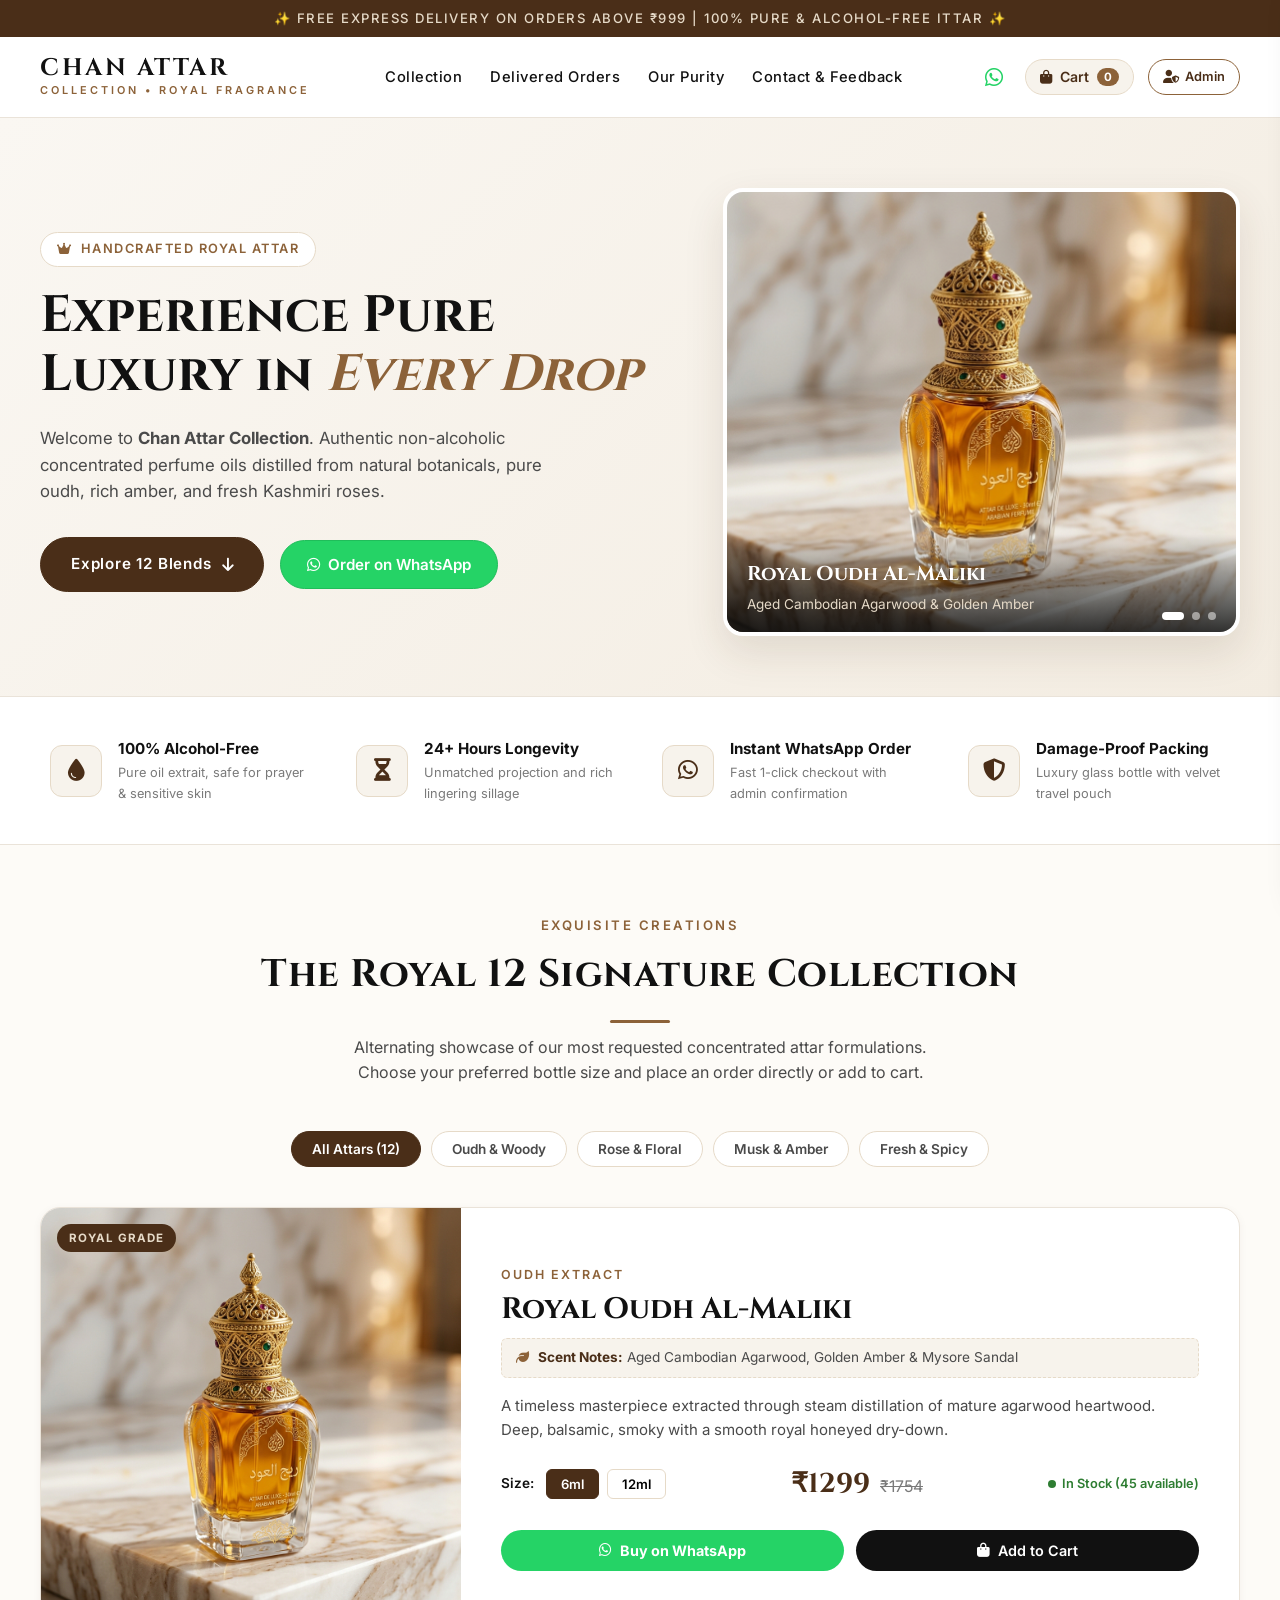
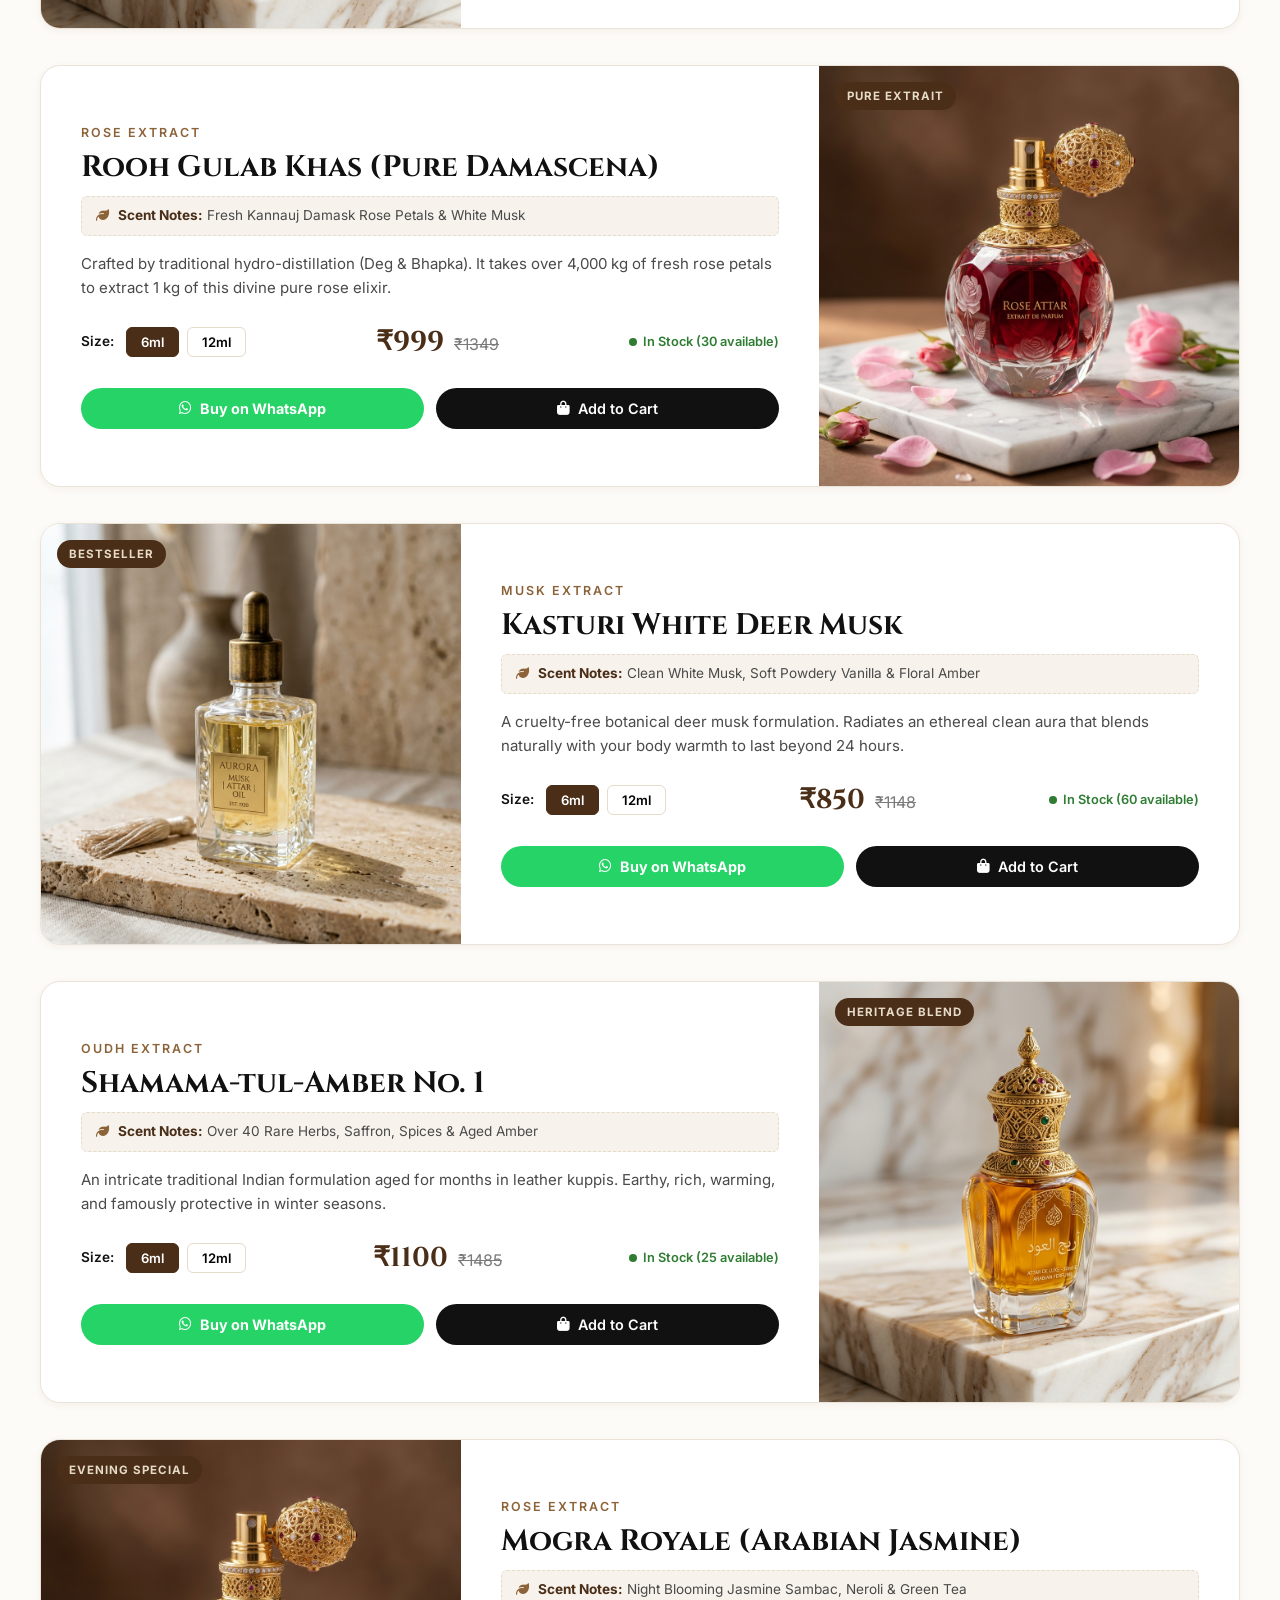
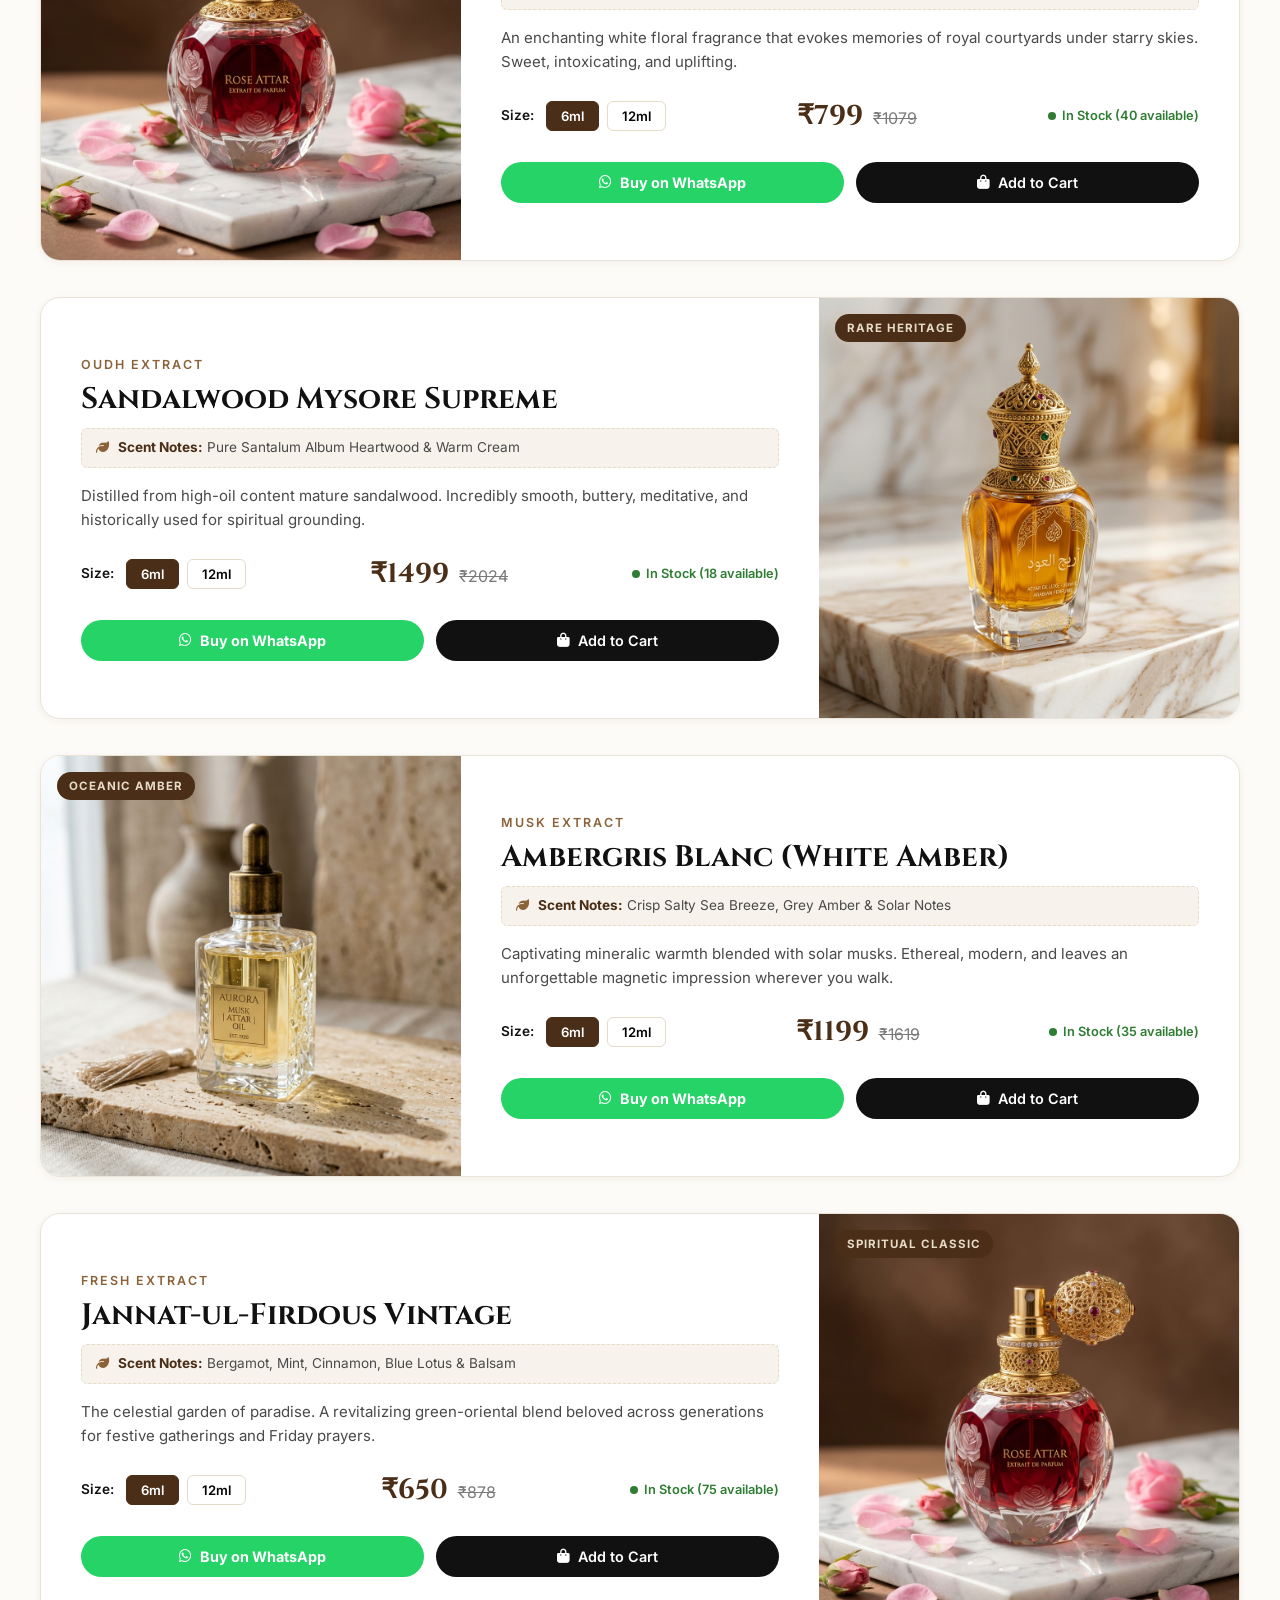
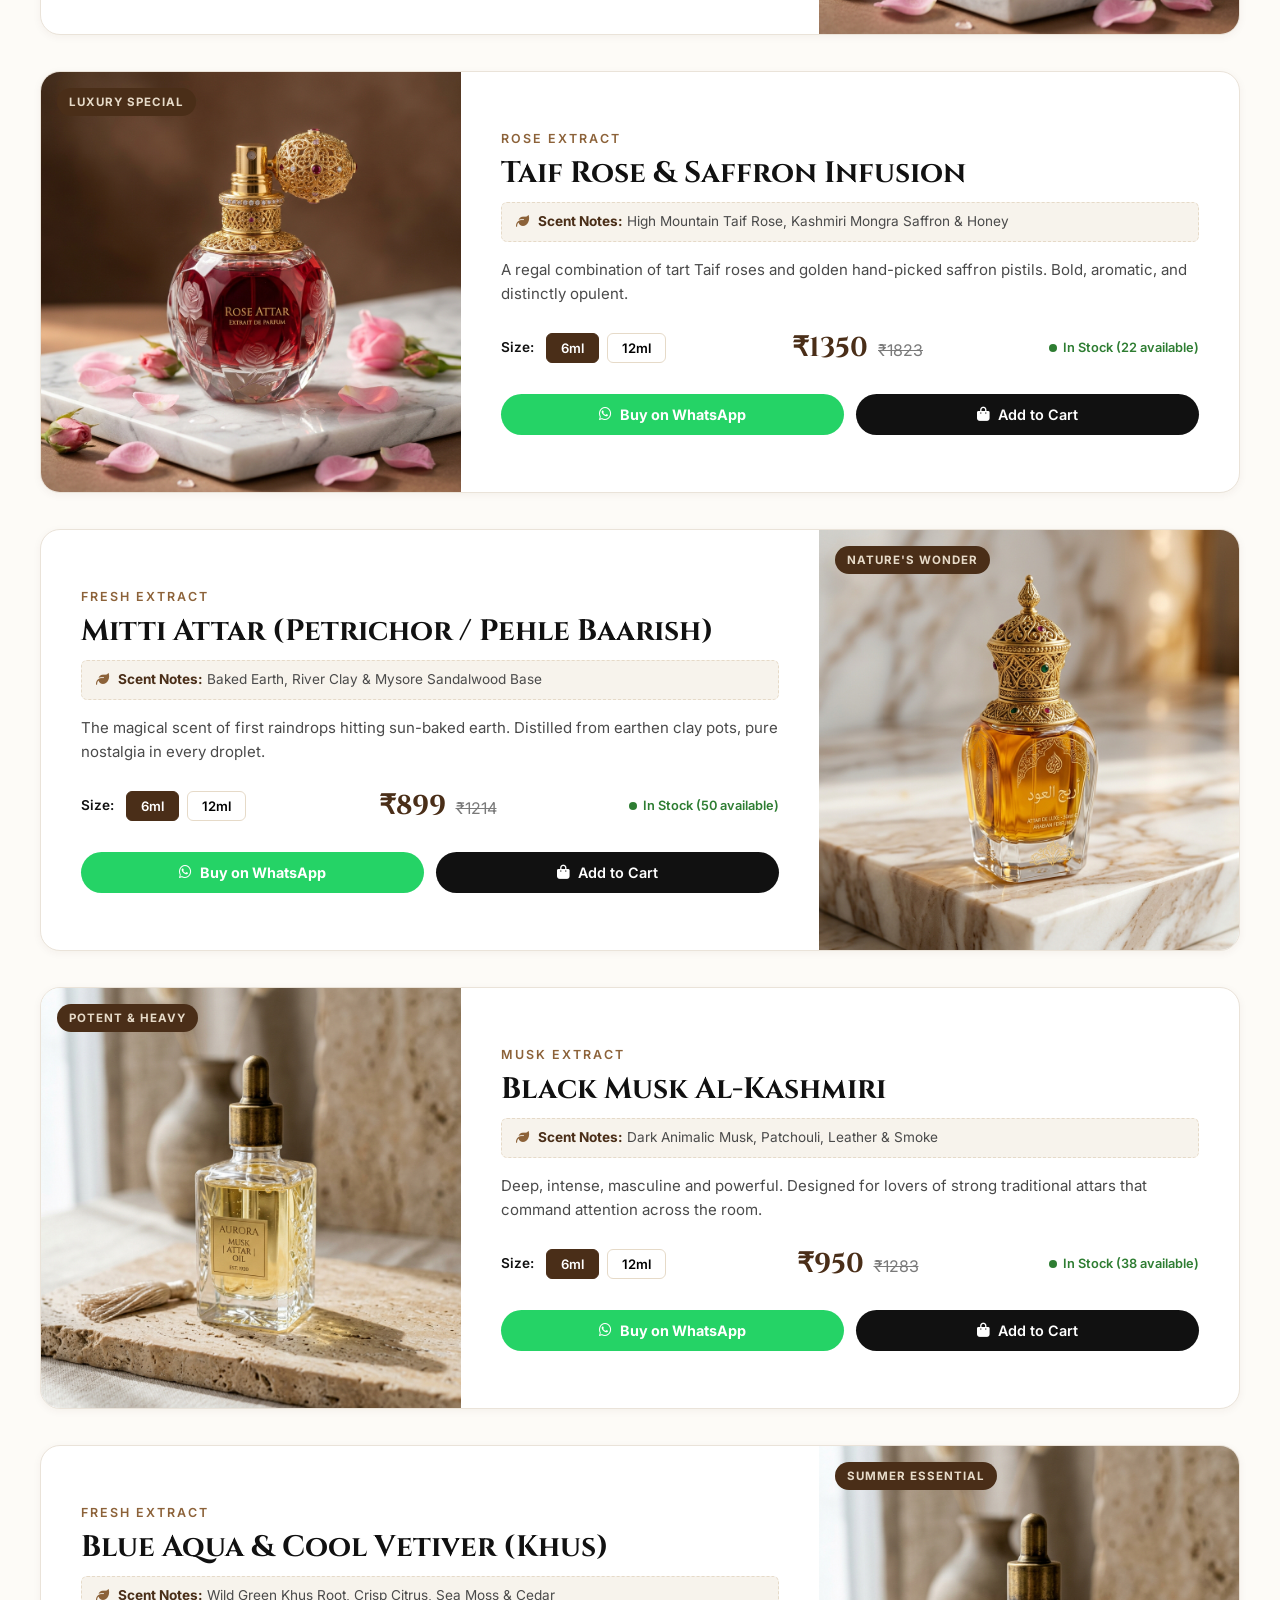
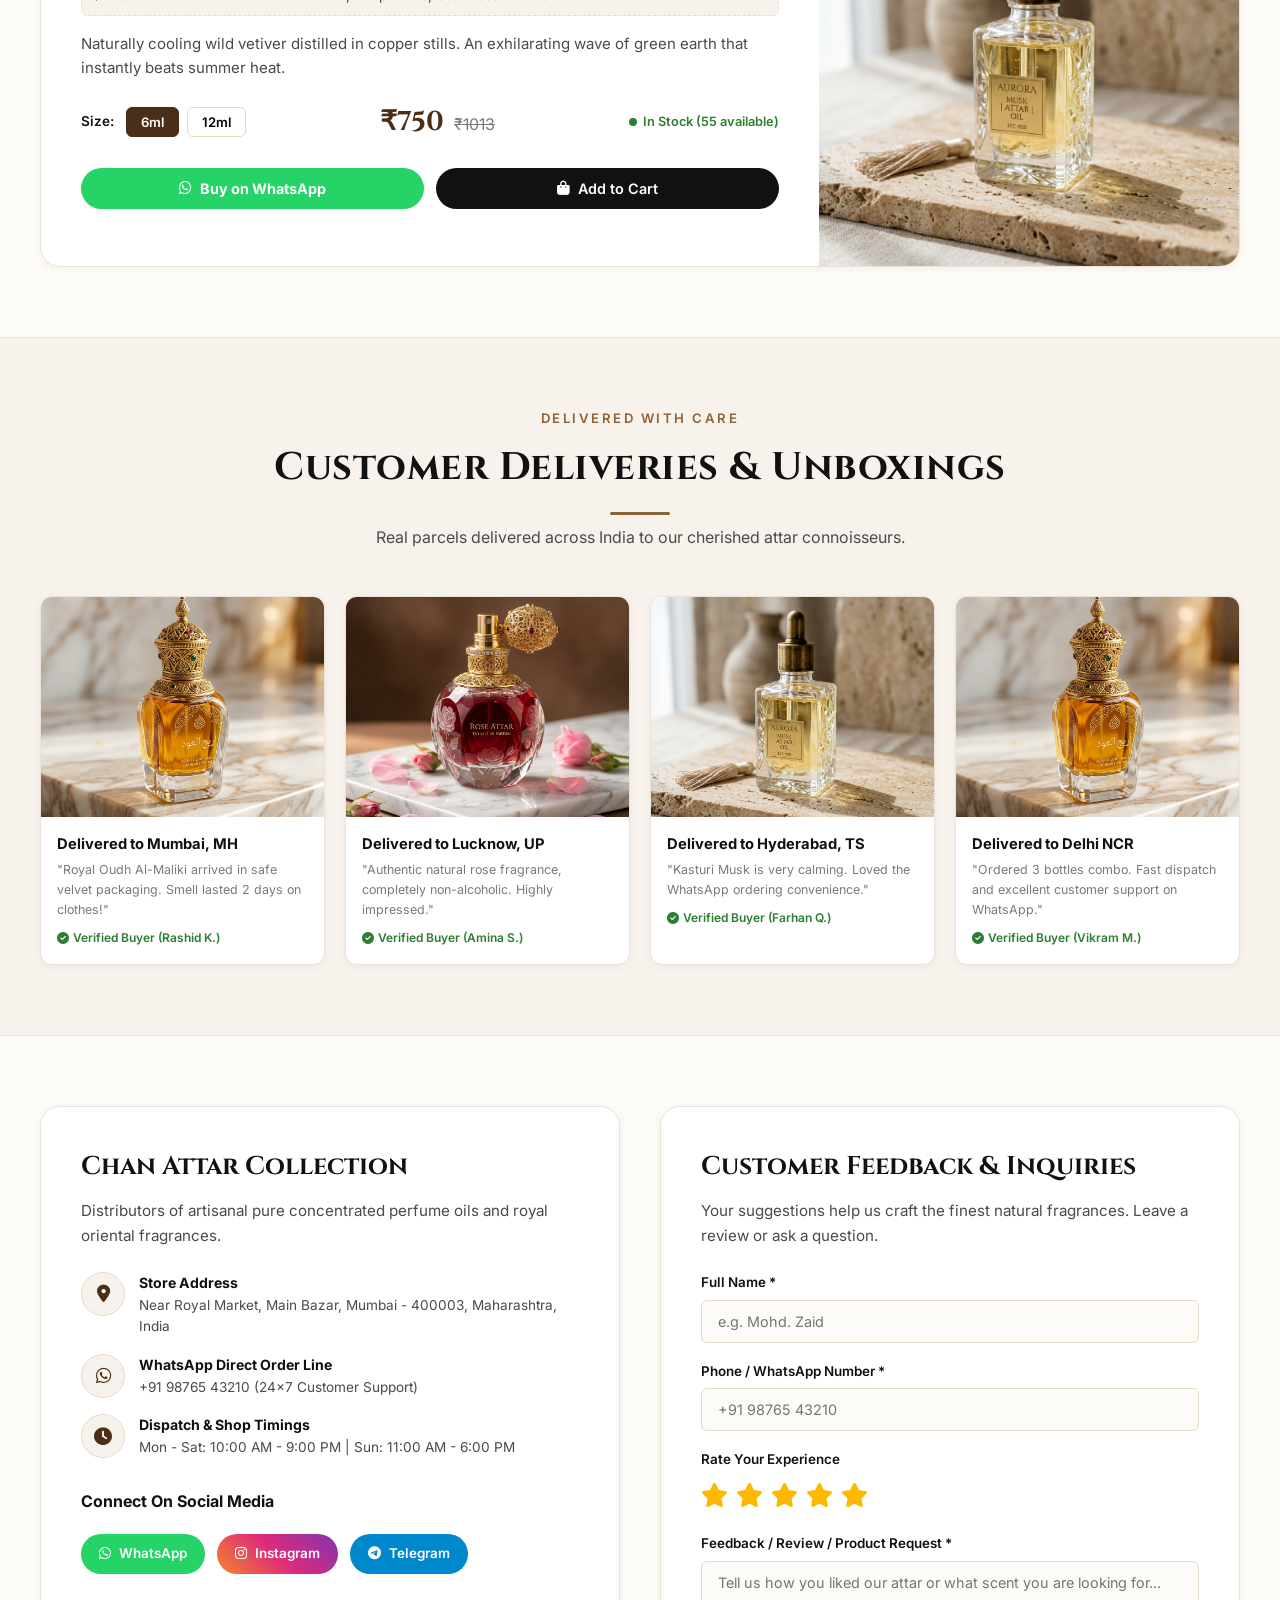
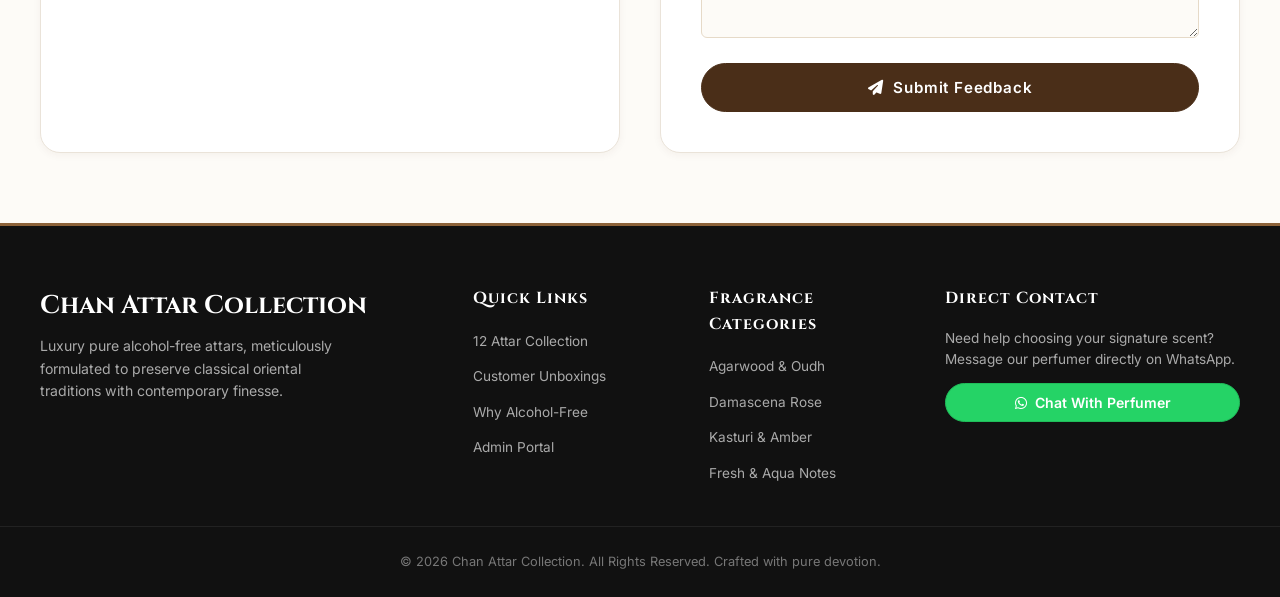
<file: index.html>
<!DOCTYPE html>
<html lang="en">
<head>
  <meta charset="UTF-8">
  <meta name="viewport" content="width=device-width, initial-scale=1.0">
  <title>Chan Attar Collection | Pure & Royal Alcohol-Free Perfume Oils</title>
  <meta name="description" content="Discover pure, alcohol-free luxury Arabian and Indian attars. 100% concentrated perfume oils with 24h+ lasting fragrance. Direct WhatsApp Ordering.">
  
  <!-- Google Fonts -->
  <link rel="preconnect" href="https://fonts.googleapis.com">
  <link rel="preconnect" href="https://fonts.gstatic.com" crossorigin>
  <link href="https://fonts.googleapis.com/css2?family=Cinzel:wght@500;600;700;800&family=Inter:wght@300;400;500;600;700&display=swap" rel="stylesheet">
  
  <!-- FontAwesome Icons -->
  <link rel="stylesheet" href="https://cdnjs.cloudflare.com/ajax/libs/font-awesome/6.4.0/css/all.min.css">
  
  <!-- Main Stylesheet -->
  <link rel="stylesheet" href="style.css">
</head>
<body>

  <!-- Top Announcement Bar -->
  <div class="top-bar">
    <span>✨ Free Express Delivery on orders above ₹999 | 100% Pure & Alcohol-Free Ittar ✨</span>
  </div>

  <!-- Header Navigation -->
  <header class="header">
    <div class="container nav-container">
      <!-- Brand Logo -->
      <a href="index.html" class="brand-logo">
        <h1>Chan Attar</h1>
        <span>Collection &bull; Royal Fragrance</span>
      </a>

      <!-- Navigation Links -->
      <ul class="nav-links" id="navLinks">
        <li><a href="#products">Collection</a></li>
        <li><a href="#gallery">Delivered Orders</a></li>
        <li><a href="#about">Our Purity</a></li>
        <li><a href="#contact">Contact & Feedback</a></li>
      </ul>

      <!-- Action Buttons -->
      <div class="nav-actions">
        <!-- Direct WhatsApp Chat -->
        <a href="javascript:void(0)" onclick="openWhatsAppDirect()" class="icon-btn" title="Chat on WhatsApp">
          <i class="fab fa-whatsapp" style="font-size: 1.3rem; color: #25D366;"></i>
        </a>

        <!-- Cart Trigger -->
        <button class="cart-btn" onclick="toggleCart(true)" id="cartBtn">
          <i class="fas fa-shopping-bag"></i>
          <span>Cart</span>
          <span class="badge-count" id="cartBadge">0</span>
        </button>

        <!-- Admin Portal Link -->
        <a href="admin.html" class="admin-nav-btn" title="Admin Control Panel">
          <i class="fas fa-user-shield"></i>
          <span>Admin</span>
        </a>

        <!-- Mobile Menu Toggle -->
        <button class="mobile-toggle" onclick="toggleMobileMenu()" aria-label="Toggle menu">
          <i class="fas fa-bars"></i>
        </button>
      </div>
    </div>
  </header>

  <!-- Hero Section -->
  <section class="hero" id="home">
    <div class="container hero-grid">
      <div class="hero-text">
        <div class="hero-tag">
          <i class="fas fa-crown"></i> Handcrafted Royal Attar
        </div>
        <h2 class="hero-title">Experience Pure Luxury in <em>Every Drop</em></h2>
        <p class="hero-desc">
          Welcome to <strong>Chan Attar Collection</strong>. Authentic non-alcoholic concentrated perfume oils distilled from natural botanicals, pure oudh, rich amber, and fresh Kashmiri roses. 
        </p>
        <div class="hero-ctas">
          <a href="#products" class="btn-primary">
            <span>Explore 12 Blends</span>
            <i class="fas fa-arrow-down"></i>
          </a>
          <button onclick="openWhatsAppDirect()" class="btn-whatsapp">
            <i class="fab fa-whatsapp"></i>
            <span>Order on WhatsApp</span>
          </button>
        </div>
      </div>

      <!-- Hero Sliding Showcase -->
      <div class="hero-slider-wrap">
        <div class="hero-slider" id="heroSlider">
          <div class="hero-slide">
            <img src="images/oudh.jpg" alt="Royal Oudh Attar">
            <div class="slide-caption">
              <h4>Royal Oudh Al-Maliki</h4>
              <p>Aged Cambodian Agarwood & Golden Amber</p>
            </div>
          </div>
          <div class="hero-slide">
            <img src="images/rose.jpg" alt="Rooh Gulab Attar">
            <div class="slide-caption">
              <h4>Rooh Gulab Khas</h4>
              <p>Hydro-distilled pure organic Indian Damask rose</p>
            </div>
          </div>
          <div class="hero-slide">
            <img src="images/musk.jpg" alt="Kasturi Deer Musk">
            <div class="slide-caption">
              <h4>Kasturi White Musk</h4>
              <p>Velvety soft & long-lasting projection</p>
            </div>
          </div>
        </div>
        <div class="slider-dots" id="sliderDots">
          <span class="slider-dot active" onclick="goToSlide(0)"></span>
          <span class="slider-dot" onclick="goToSlide(1)"></span>
          <span class="slider-dot" onclick="goToSlide(2)"></span>
        </div>
      </div>
    </div>
  </section>

  <!-- Features Strip -->
  <section class="features-strip" id="about">
    <div class="container features-grid">
      <div class="feature-box">
        <div class="feature-icon"><i class="fas fa-tint"></i></div>
        <div class="feature-info">
          <h4>100% Alcohol-Free</h4>
          <p>Pure oil extrait, safe for prayer & sensitive skin</p>
        </div>
      </div>
      <div class="feature-box">
        <div class="feature-icon"><i class="fas fa-hourglass-half"></i></div>
        <div class="feature-info">
          <h4>24+ Hours Longevity</h4>
          <p>Unmatched projection and rich lingering sillage</p>
        </div>
      </div>
      <div class="feature-box">
        <div class="feature-icon"><i class="fab fa-whatsapp"></i></div>
        <div class="feature-info">
          <h4>Instant WhatsApp Order</h4>
          <p>Fast 1-click checkout with admin confirmation</p>
        </div>
      </div>
      <div class="feature-box">
        <div class="feature-icon"><i class="fas fa-shield-alt"></i></div>
        <div class="feature-info">
          <h4>Damage-Proof Packing</h4>
          <p>Luxury glass bottle with velvet travel pouch</p>
        </div>
      </div>
    </div>
  </section>

  <!-- Products Section -->
  <section class="products-section" id="products">
    <div class="container">
      <div class="section-header">
        <span class="section-subtitle">Exquisite Creations</span>
        <h2 class="section-title">The Royal 12 Signature Collection</h2>
        <div class="section-divider"></div>
        <p style="margin-top: 12px; color: var(--text-secondary); max-width: 600px; margin-inline: auto;">
          Alternating showcase of our most requested concentrated attar formulations. Choose your preferred bottle size and place an order directly or add to cart.
        </p>
      </div>

      <!-- Filter Tabs -->
      <div class="filter-tabs">
        <button class="filter-btn active" onclick="filterProducts('all', this)">All Attars (12)</button>
        <button class="filter-btn" onclick="filterProducts('oudh', this)">Oudh & Woody</button>
        <button class="filter-btn" onclick="filterProducts('rose', this)">Rose & Floral</button>
        <button class="filter-btn" onclick="filterProducts('musk', this)">Musk & Amber</button>
        <button class="filter-btn" onclick="filterProducts('fresh', this)">Fresh & Spicy</button>
      </div>

      <!-- Dynamic Alternating Product Showcase -->
      <div class="product-showcase-grid" id="productGrid">
        <!-- Rendered by JavaScript dynamically from database/localStorage -->
      </div>
    </div>
  </section>

  <!-- Delivered Products & Customer Unboxing Gallery -->
  <section class="delivery-gallery-section" id="gallery">
    <div class="container">
      <div class="section-header">
        <span class="section-subtitle">Delivered With Care</span>
        <h2 class="section-title">Customer Deliveries & Unboxings</h2>
        <div class="section-divider"></div>
        <p style="margin-top: 10px; color: var(--text-secondary);">Real parcels delivered across India to our cherished attar connoisseurs.</p>
      </div>

      <div class="gallery-grid">
        <div class="gallery-card">
          <img src="images/oudh.jpg" alt="Delivered Oudh Parcel">
          <div class="gallery-card-body">
            <h4>Delivered to Mumbai, MH</h4>
            <p>"Royal Oudh Al-Maliki arrived in safe velvet packaging. Smell lasted 2 days on clothes!"</p>
            <div class="customer-verified"><i class="fas fa-check-circle"></i> Verified Buyer (Rashid K.)</div>
          </div>
        </div>
        <div class="gallery-card">
          <img src="images/rose.jpg" alt="Delivered Rooh Gulab">
          <div class="gallery-card-body">
            <h4>Delivered to Lucknow, UP</h4>
            <p>"Authentic natural rose fragrance, completely non-alcoholic. Highly impressed."</p>
            <div class="customer-verified"><i class="fas fa-check-circle"></i> Verified Buyer (Amina S.)</div>
          </div>
        </div>
        <div class="gallery-card">
          <img src="images/musk.jpg" alt="Delivered White Musk">
          <div class="gallery-card-body">
            <h4>Delivered to Hyderabad, TS</h4>
            <p>"Kasturi Musk is very calming. Loved the WhatsApp ordering convenience."</p>
            <div class="customer-verified"><i class="fas fa-check-circle"></i> Verified Buyer (Farhan Q.)</div>
          </div>
        </div>
        <div class="gallery-card">
          <img src="images/oudh.jpg" alt="Delivered Attar Box">
          <div class="gallery-card-body">
            <h4>Delivered to Delhi NCR</h4>
            <p>"Ordered 3 bottles combo. Fast dispatch and excellent customer support on WhatsApp."</p>
            <div class="customer-verified"><i class="fas fa-check-circle"></i> Verified Buyer (Vikram M.)</div>
          </div>
        </div>
      </div>
    </div>
  </section>

  <!-- Contact, Feedback & Shop Details -->
  <section class="contact-feedback-section" id="contact">
    <div class="container split-layout">
      <!-- Shop Details & Socials -->
      <div class="info-card">
        <h3>Chan Attar Collection</h3>
        <p class="lead">Distributors of artisanal pure concentrated perfume oils and royal oriental fragrances.</p>
        
        <ul class="contact-detail-list">
          <li class="contact-item">
            <div class="contact-icon-bubble"><i class="fas fa-map-marker-alt"></i></div>
            <div class="contact-item-info">
              <h5>Store Address</h5>
              <p>Near Royal Market, Main Bazar, Mumbai - 400003, Maharashtra, India</p>
            </div>
          </li>
          <li class="contact-item">
            <div class="contact-icon-bubble"><i class="fab fa-whatsapp"></i></div>
            <div class="contact-item-info">
              <h5>WhatsApp Direct Order Line</h5>
              <p id="displayWhatsApp">+91 98765 43210 (24x7 Customer Support)</p>
            </div>
          </li>
          <li class="contact-item">
            <div class="contact-icon-bubble"><i class="fas fa-clock"></i></div>
            <div class="contact-item-info">
              <h5>Dispatch & Shop Timings</h5>
              <p>Mon - Sat: 10:00 AM - 9:00 PM | Sun: 11:00 AM - 6:00 PM</p>
            </div>
          </li>
        </ul>

        <h4>Connect On Social Media</h4>
        <div class="social-links-row">
          <a href="https://whatsapp.com" target="_blank" class="social-pill wa">
            <i class="fab fa-whatsapp"></i> WhatsApp
          </a>
          <a href="https://instagram.com" target="_blank" class="social-pill ig">
            <i class="fab fa-instagram"></i> Instagram
          </a>
          <a href="https://t.me" target="_blank" class="social-pill tg">
            <i class="fab fa-telegram-plane"></i> Telegram
          </a>
        </div>
      </div>

      <!-- Feedback Form -->
      <div class="info-card">
        <h3>Customer Feedback & Inquiries</h3>
        <p class="lead">Your suggestions help us craft the finest natural fragrances. Leave a review or ask a question.</p>
        
        <form class="feedback-form" id="feedbackForm" onsubmit="handleFeedbackSubmit(event)">
          <div class="form-group">
            <label for="fbName">Full Name *</label>
            <input type="text" id="fbName" required placeholder="e.g. Mohd. Zaid">
          </div>
          <div class="form-group">
            <label for="fbPhone">Phone / WhatsApp Number *</label>
            <input type="tel" id="fbPhone" required placeholder="+91 98765 43210">
          </div>
          <div class="form-group">
            <label>Rate Your Experience</label>
            <div class="rating-select" id="ratingStars">
              <span class="star-rate selected" onclick="setRating(1)"><i class="fas fa-star"></i></span>
              <span class="star-rate selected" onclick="setRating(2)"><i class="fas fa-star"></i></span>
              <span class="star-rate selected" onclick="setRating(3)"><i class="fas fa-star"></i></span>
              <span class="star-rate selected" onclick="setRating(4)"><i class="fas fa-star"></i></span>
              <span class="star-rate selected" onclick="setRating(5)"><i class="fas fa-star"></i></span>
            </div>
          </div>
          <div class="form-group">
            <label for="fbMessage">Feedback / Review / Product Request *</label>
            <textarea id="fbMessage" rows="3" required placeholder="Tell us how you liked our attar or what scent you are looking for..."></textarea>
          </div>
          <button type="submit" class="btn-primary" style="width: 100%; justify-content: center;">
            <i class="fas fa-paper-plane"></i> Submit Feedback
          </button>
        </form>
      </div>
    </div>
  </section>

  <!-- Footer -->
  <footer class="footer">
    <div class="container footer-grid">
      <div class="footer-brand">
        <h2>Chan Attar Collection</h2>
        <p>Luxury pure alcohol-free attars, meticulously formulated to preserve classical oriental traditions with contemporary finesse.</p>
      </div>
      <div class="footer-col">
        <h4>Quick Links</h4>
        <ul>
          <li><a href="#products">12 Attar Collection</a></li>
          <li><a href="#gallery">Customer Unboxings</a></li>
          <li><a href="#about">Why Alcohol-Free</a></li>
          <li><a href="admin.html">Admin Portal</a></li>
        </ul>
      </div>
      <div class="footer-col">
        <h4>Fragrance Categories</h4>
        <ul>
          <li><a href="javascript:void(0)" onclick="filterProducts('oudh')">Agarwood & Oudh</a></li>
          <li><a href="javascript:void(0)" onclick="filterProducts('rose')">Damascena Rose</a></li>
          <li><a href="javascript:void(0)" onclick="filterProducts('musk')">Kasturi & Amber</a></li>
          <li><a href="javascript:void(0)" onclick="filterProducts('fresh')">Fresh & Aqua Notes</a></li>
        </ul>
      </div>
      <div class="footer-col">
        <h4>Direct Contact</h4>
        <p style="font-size: 0.85rem; color: #AAA; margin-bottom: 12px;">Need help choosing your signature scent? Message our perfumer directly on WhatsApp.</p>
        <button onclick="openWhatsAppDirect()" class="btn-whatsapp" style="width: 100%; justify-content: center; font-size: 0.88rem; padding: 10px 16px;">
          <i class="fab fa-whatsapp"></i> Chat With Perfumer
        </button>
      </div>
    </div>
    <div class="footer-bottom">
      <div class="container">
        &copy; <span id="currentYear"></span> Chan Attar Collection. All Rights Reserved. Crafted with pure devotion.
      </div>
    </div>
  </footer>

  <!-- Slide-In Cart Drawer -->
  <div class="cart-overlay" id="cartOverlay" onclick="toggleCart(false)"></div>
  <aside class="cart-drawer" id="cartDrawer">
    <div class="cart-header">
      <h3>Your Fragrance Bag</h3>
      <button class="close-btn" onclick="toggleCart(false)"><i class="fas fa-times"></i></button>
    </div>
    <div class="cart-items-body" id="cartItemsList">
      <!-- Dynamic Cart Items -->
    </div>
    <div class="cart-footer">
      <div class="cart-summary-line">
        <span>Subtotal</span>
        <span id="cartSubtotal">₹0</span>
      </div>
      <div class="cart-summary-line">
        <span>Shipping (India)</span>
        <span id="cartShipping">₹0 (Free)</span>
      </div>
      <div class="cart-total-line">
        <span>Grand Total</span>
        <span id="cartTotal">₹0</span>
      </div>
      <button class="btn-checkout-wa" onclick="openCheckoutModal()">
        <i class="fab fa-whatsapp"></i>
        <span>Checkout via WhatsApp</span>
      </button>
    </div>
  </aside>

  <!-- Checkout Address & Order Modal -->
  <div class="modal-overlay" id="checkoutModal">
    <div class="modal-box">
      <div class="modal-header">
        <h3>Order Confirmation Details</h3>
        <button class="close-btn" onclick="closeCheckoutModal()"><i class="fas fa-times"></i></button>
      </div>
      <div class="modal-body">
        <p style="font-size: 0.85rem; color: var(--text-secondary); margin-bottom: 16px;">
          Enter your delivery details. When you press "Confirm & Send via WhatsApp", your order will be automatically logged in the admin panel and WhatsApp will open with your complete bill message.
        </p>
        <form id="checkoutForm" onsubmit="submitWhatsAppOrder(event)">
          <label class="input-label" for="custName">Customer Full Name *</label>
          <input type="text" id="custName" class="input-control" required placeholder="e.g. Tariq Khan">

          <label class="input-label" for="custPhone">WhatsApp / Mobile Number *</label>
          <input type="tel" id="custPhone" class="input-control" required placeholder="e.g. 9876543210">

          <label class="input-label" for="custAddress">Complete Street Address *</label>
          <textarea id="custAddress" class="input-control" rows="2" required placeholder="Flat/House No, Building, Landmark, Area"></textarea>

          <div class="form-row">
            <div>
              <label class="input-label" for="custCity">City / State *</label>
              <input type="text" id="custCity" class="input-control" required placeholder="e.g. Mumbai, MH">
            </div>
            <div>
              <label class="input-label" for="custPincode">Pincode *</label>
              <input type="text" id="custPincode" class="input-control" required placeholder="e.g. 400003">
            </div>
          </div>

          <label class="input-label" for="payMode">Preferred Payment Method</label>
          <select id="payMode" class="input-control">
            <option value="UPI / Online Payment">UPI (GPay / PhonePe / Paytm)</option>
            <option value="Cash on Delivery (COD)">Cash on Delivery (COD)</option>
            <option value="Bank Transfer (NEFT/IMPS)">Bank Transfer</option>
          </select>

          <div style="background: var(--bg-tertiary); padding: 14px; border-radius: var(--radius-sm); margin-bottom: 16px; border: 1px dashed var(--accent-warm-beige);">
            <div style="display: flex; justify-content: space-between; font-weight: 700; font-size: 1.05rem;">
              <span>Total Payable:</span>
              <span id="modalPayableAmount" style="color: var(--accent-chocolate);">₹0</span>
            </div>
          </div>

          <button type="submit" class="btn-checkout-wa" style="width: 100%; margin-top: 0;">
            <i class="fab fa-whatsapp"></i> Confirm & Send Order to WhatsApp
          </button>
        </form>
      </div>
    </div>
  </div>

  <!-- Notification Toast -->
  <div class="toast" id="toast">
    <i class="fas fa-check-circle" style="color: var(--accent-gold);"></i>
    <span id="toastMsg">Product added to cart!</span>
  </div>

  <!-- Scripts -->
  <script src="app.js"></script>
</body>
</html>
</file>
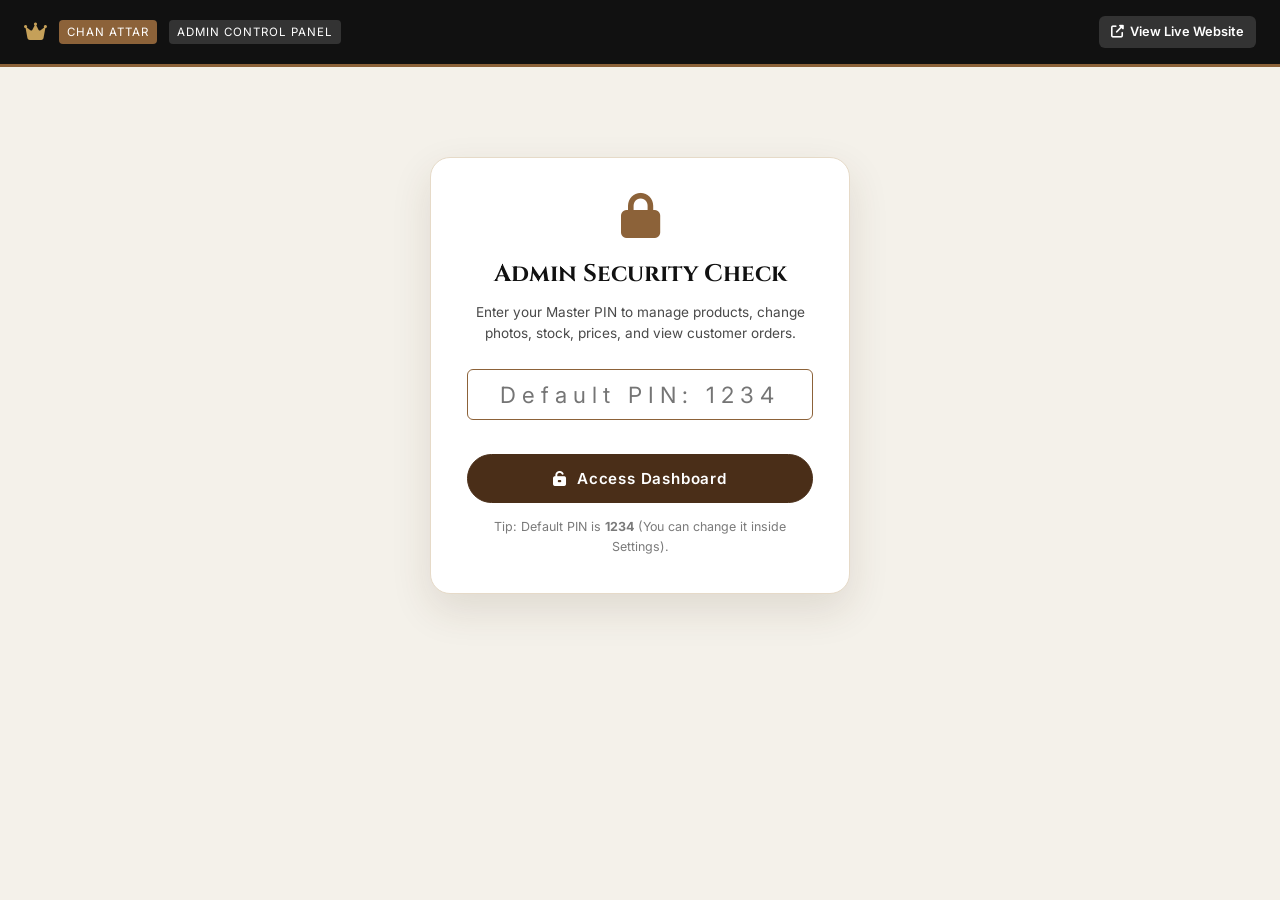
<file: admin.html>
<!DOCTYPE html>
<html lang="en">
<head>
  <meta charset="UTF-8">
  <meta name="viewport" content="width=device-width, initial-scale=1.0">
  <title>Admin Dashboard | Chan Attar Collection</title>
  
  <!-- Google Fonts -->
  <link rel="preconnect" href="https://fonts.googleapis.com">
  <link rel="preconnect" href="https://fonts.gstatic.com" crossorigin>
  <link href="https://fonts.googleapis.com/css2?family=Cinzel:wght@600;700;800&family=Inter:wght@300;400;500;600;700&display=swap" rel="stylesheet">
  
  <!-- FontAwesome Icons -->
  <link rel="stylesheet" href="https://cdnjs.cloudflare.com/ajax/libs/font-awesome/6.4.0/css/all.min.css">
  
  <!-- Main Stylesheet -->
  <link rel="stylesheet" href="style.css">

  <style>
    /* Admin specific sleek styling */
    body {
      background: #F4F1EA;
    }
    .admin-navbar {
      background: #111111;
      color: #FFF;
      padding: 16px 24px;
      display: flex;
      align-items: center;
      justify-content: space-between;
      border-bottom: 3px solid var(--accent-light-choc);
    }
    .admin-logo {
      display: flex;
      align-items: center;
      gap: 12px;
      font-family: var(--font-serif);
      font-size: 1.25rem;
      color: #FFF;
      text-decoration: none;
    }
    .admin-logo span {
      background: var(--accent-light-choc);
      font-size: 0.72rem;
      padding: 3px 8px;
      border-radius: 4px;
      font-family: var(--font-sans);
      letter-spacing: 1px;
    }
    .admin-container {
      max-width: 1300px;
      margin: 30px auto;
      padding: 0 20px;
    }
    .login-box {
      max-width: 420px;
      margin: 90px auto;
      background: #FFF;
      padding: 36px;
      border-radius: var(--radius-lg);
      box-shadow: var(--shadow-lg);
      border: 1px solid var(--accent-warm-beige);
      text-align: center;
    }
    .login-box i.key-icon {
      font-size: 2.8rem;
      color: var(--accent-light-choc);
      margin-bottom: 16px;
    }
    .stats-grid {
      display: grid;
      grid-template-columns: repeat(4, 1fr);
      gap: 20px;
      margin-bottom: 30px;
    }
    .stat-card {
      background: #FFF;
      padding: 22px;
      border-radius: var(--radius-md);
      box-shadow: var(--shadow-sm);
      border-left: 5px solid var(--accent-chocolate);
      display: flex;
      align-items: center;
      justify-content: space-between;
    }
    .stat-card.green { border-color: #2E7D32; }
    .stat-card.blue { border-color: #0288D1; }
    .stat-card.orange { border-color: #F57C00; }
    .stat-val {
      font-size: 1.8rem;
      font-weight: 700;
      color: var(--text-primary);
      margin-top: 4px;
    }
    .stat-label {
      font-size: 0.82rem;
      text-transform: uppercase;
      letter-spacing: 1px;
      color: var(--text-muted);
      font-weight: 600;
    }
    .stat-icon {
      font-size: 2rem;
      color: var(--accent-warm-beige);
    }
    
    /* Admin Tabs */
    .admin-tab-nav {
      display: flex;
      gap: 10px;
      border-bottom: 2px solid var(--accent-warm-beige);
      margin-bottom: 24px;
      flex-wrap: wrap;
    }
    .admin-tab-btn {
      background: transparent;
      border: none;
      padding: 12px 22px;
      font-size: 0.95rem;
      font-weight: 600;
      color: var(--text-secondary);
      cursor: pointer;
      border-bottom: 3px solid transparent;
      margin-bottom: -2px;
      transition: var(--transition);
      display: flex;
      align-items: center;
      gap: 8px;
    }
    .admin-tab-btn.active {
      color: var(--accent-chocolate);
      border-color: var(--accent-chocolate);
      background: #FFF;
      border-top-left-radius: var(--radius-sm);
      border-top-right-radius: var(--radius-sm);
    }
    
    .admin-panel-card {
      background: #FFF;
      padding: 28px;
      border-radius: var(--radius-md);
      box-shadow: var(--shadow-sm);
      border: var(--border-light);
      margin-bottom: 30px;
    }

    /* Tables */
    .custom-table {
      width: 100%;
      border-collapse: collapse;
      margin-top: 16px;
      font-size: 0.88rem;
    }
    .custom-table th {
      background: var(--bg-tertiary);
      padding: 12px 14px;
      text-align: left;
      font-weight: 700;
      color: var(--accent-chocolate);
      border-bottom: 2px solid var(--accent-warm-beige);
    }
    .custom-table td {
      padding: 14px;
      border-bottom: 1px solid #EEE;
      vertical-align: middle;
    }
    .custom-table tr:hover {
      background: #FAF8F5;
    }
    .table-thumb {
      width: 50px;
      height: 50px;
      border-radius: 6px;
      object-fit: cover;
      border: 1px solid var(--accent-warm-beige);
    }

    .badge-status {
      display: inline-block;
      padding: 4px 10px;
      border-radius: var(--radius-full);
      font-size: 0.75rem;
      font-weight: 700;
      text-transform: uppercase;
    }
    .badge-status.pending { background: #FFF3E0; color: #E65100; }
    .badge-status.confirmed { background: #E1F5FE; color: #0277BD; }
    .badge-status.shipped { background: #EDE7F6; color: #512DA8; }
    .badge-status.delivered { background: #E8F5E9; color: #2E7D32; }

    .action-btn-sm {
      padding: 6px 12px;
      border-radius: var(--radius-sm);
      font-size: 0.8rem;
      font-weight: 600;
      border: none;
      cursor: pointer;
      display: inline-flex;
      align-items: center;
      gap: 6px;
      transition: var(--transition);
      text-decoration: none;
    }
    .action-btn-edit { background: var(--accent-subtle); color: var(--accent-chocolate); }
    .action-btn-edit:hover { background: var(--accent-light-choc); color: #FFF; }
    .action-btn-wa { background: #25D366; color: #FFF; }
    .action-btn-wa:hover { background: #1EBE5D; }

    @media (max-width: 992px) {
      .stats-grid { grid-template-columns: repeat(2, 1fr); }
      .custom-table { display: block; overflow-x: auto; }
    }
    @media (max-width: 600px) {
      .stats-grid { grid-template-columns: 1fr; }
    }
  </style>
</head>
<body>

  <!-- Admin Top Bar -->
  <header class="admin-navbar">
    <a href="index.html" class="admin-logo">
      <i class="fas fa-crown" style="color: var(--accent-gold);"></i>
      <span>CHAN ATTAR</span>
      <span style="background: #333; color: #FFF;">ADMIN CONTROL PANEL</span>
    </a>
    <div style="display: flex; gap: 12px; align-items: center;">
      <a href="index.html" class="action-btn-sm" style="background: #333; color: #FFF;">
        <i class="fas fa-external-link-alt"></i> View Live Website
      </a>
      <button id="logoutBtn" onclick="logoutAdmin()" class="action-btn-sm" style="background: #C62828; color: #FFF; display: none;">
        <i class="fas fa-sign-out-alt"></i> Logout
      </button>
    </div>
  </header>

  <!-- Login Section (If not authenticated) -->
  <div id="loginSection" class="login-box">
    <i class="fas fa-lock key-icon"></i>
    <h2 style="font-family: var(--font-serif); margin-bottom: 8px;">Admin Security Check</h2>
    <p style="font-size: 0.85rem; color: var(--text-secondary); margin-bottom: 24px;">
      Enter your Master PIN to manage products, change photos, stock, prices, and view customer orders.
    </p>
    <form onsubmit="handleAdminLogin(event)">
      <div style="margin-bottom: 20px;">
        <input type="password" id="adminPinInput" class="input-control" placeholder="Default PIN: 1234" required autofocus style="text-align: center; font-size: 1.4rem; letter-spacing: 6px;">
      </div>
      <button type="submit" class="btn-primary" style="width: 100%; justify-content: center;">
        <i class="fas fa-unlock-alt"></i> Access Dashboard
      </button>
      <p style="font-size: 0.78rem; color: var(--text-muted); margin-top: 14px;">
        Tip: Default PIN is <strong>1234</strong> (You can change it inside Settings).
      </p>
    </form>
  </div>

  <!-- Dashboard Main Content (Visible upon Login) -->
  <main id="dashboardSection" class="admin-container" style="display: none;">
    
    <!-- Top Summary Stats -->
    <div class="stats-grid">
      <div class="stat-card">
        <div>
          <div class="stat-label">Total Customer Orders</div>
          <div class="stat-val" id="statTotalOrders">0</div>
        </div>
        <i class="fas fa-shopping-cart stat-icon"></i>
      </div>
      <div class="stat-card green">
        <div>
          <div class="stat-label">Total Order Value</div>
          <div class="stat-val" id="statRevenue">₹0</div>
        </div>
        <i class="fas fa-coins stat-icon" style="color: #A5D6A7;"></i>
      </div>
      <div class="stat-card blue">
        <div>
          <div class="stat-label">Active Attars in Catalog</div>
          <div class="stat-val" id="statProducts">12</div>
        </div>
        <i class="fas fa-spray-can stat-icon" style="color: #90CAF9;"></i>
      </div>
      <div class="stat-card orange">
        <div>
          <div class="stat-label">Customer Reviews</div>
          <div class="stat-val" id="statFeedbacks">0</div>
        </div>
        <i class="fas fa-comments stat-icon" style="color: #FFE082;"></i>
      </div>
    </div>

    <!-- Navigation Tabs -->
    <div class="admin-tab-nav">
      <button class="admin-tab-btn active" onclick="switchTab('ordersTab', this)">
        <i class="fas fa-list-alt"></i> Customer Orders Details
      </button>
      <button class="admin-tab-btn" onclick="switchTab('productsTab', this)">
        <i class="fas fa-boxes"></i> Product & Stock Management
      </button>
      <button class="admin-tab-btn" onclick="switchTab('feedbackTab', this)">
        <i class="fas fa-star"></i> Feedback & Reviews
      </button>
      <button class="admin-tab-btn" onclick="switchTab('settingsTab', this)">
        <i class="fas fa-cog"></i> Settings & WhatsApp Config
      </button>
    </div>

    <!-- TAB 1: CUSTOMER ORDERS (FULL DETAIL) -->
    <section id="ordersTab" class="admin-panel-card">
      <div style="display: flex; justify-content: space-between; align-items: center; flex-wrap: wrap; gap: 14px; margin-bottom: 16px;">
        <div>
          <h3 style="font-family: var(--font-serif); font-size: 1.4rem;">Customer Orders Database</h3>
          <p style="font-size: 0.85rem; color: var(--text-secondary);">Real-time log of orders placed by customers along with their full delivery address & contact details.</p>
        </div>
        <div style="display: flex; gap: 10px;">
          <button onclick="exportOrdersCSV()" class="action-btn-sm" style="background: #2E7D32; color: #FFF;">
            <i class="fas fa-file-excel"></i> Export to Excel (CSV)
          </button>
          <button onclick="clearAllOrders()" class="action-btn-sm" style="background: #C62828; color: #FFF;">
            <i class="fas fa-trash"></i> Clear Orders
          </button>
        </div>
      </div>

      <div id="ordersTableWrapper">
        <table class="custom-table" id="ordersTable">
          <thead>
            <tr>
              <th>Order ID</th>
              <th>Date / Time</th>
              <th>Customer Details</th>
              <th>Address & Pincode</th>
              <th>Ordered Attars</th>
              <th>Total Amount</th>
              <th>Payment</th>
              <th>Status</th>
              <th>Action</th>
            </tr>
          </thead>
          <tbody id="ordersTableBody">
            <!-- Rendered by JS -->
          </tbody>
        </table>
      </div>
    </section>

    <!-- TAB 2: PRODUCT MANAGEMENT (Photo Change, Price Change, Stock Change) -->
    <section id="productsTab" class="admin-panel-card" style="display: none;">
      <div style="display: flex; justify-content: space-between; align-items: center; flex-wrap: wrap; gap: 14px; margin-bottom: 20px;">
        <div>
          <h3 style="font-family: var(--font-serif); font-size: 1.4rem;">Attar Catalog & Inventory Control</h3>
          <p style="font-size: 0.85rem; color: var(--text-secondary);">Change photos, modify 6ml/12ml prices, update stock quantity, and add new fragrance creations.</p>
        </div>
        <div style="display: flex; gap: 10px;">
          <button onclick="openAddProductModal()" class="btn-primary" style="padding: 10px 20px; font-size: 0.88rem;">
            <i class="fas fa-plus"></i> Add New Attar
          </button>
          <button onclick="resetDefaultProducts()" class="action-btn-sm" style="background: #EAE3D9; color: var(--accent-chocolate);">
            <i class="fas fa-undo"></i> Reset to 12 Defaults
          </button>
        </div>
      </div>

      <table class="custom-table">
        <thead>
          <tr>
            <th>Photo</th>
            <th>Attar Name & Category</th>
            <th>Notes & Accords</th>
            <th>Price (6ml / 12ml)</th>
            <th>Stock Status</th>
            <th>Available Qty</th>
            <th>Edit Action</th>
          </tr>
        </thead>
        <tbody id="adminProductsBody">
          <!-- Rendered by JS -->
        </tbody>
      </table>
    </section>

    <!-- TAB 3: CUSTOMER FEEDBACK -->
    <section id="feedbackTab" class="admin-panel-card" style="display: none;">
      <div style="display: flex; justify-content: space-between; align-items: center; margin-bottom: 20px;">
        <div>
          <h3 style="font-family: var(--font-serif); font-size: 1.4rem;">Customer Inquiries & Feedback</h3>
          <p style="font-size: 0.85rem; color: var(--text-secondary);">Submissions from visitors on the store feedback form.</p>
        </div>
      </div>
      <div id="feedbackListContainer">
        <!-- Rendered by JS -->
      </div>
    </section>

    <!-- TAB 4: SETTINGS & WHATSAPP CONFIG -->
    <section id="settingsTab" class="admin-panel-card" style="display: none;">
      <h3 style="font-family: var(--font-serif); font-size: 1.4rem; margin-bottom: 8px;">Store & WhatsApp Configuration</h3>
      <p style="font-size: 0.85rem; color: var(--text-secondary); margin-bottom: 24px;">Configure the WhatsApp number where customer orders are sent, and update your admin PIN.</p>

      <form onsubmit="handleSettingsSave(event)" style="max-width: 550px;">
        <div class="form-group" style="margin-bottom: 20px;">
          <label class="input-label" for="settingWhatsApp">Admin WhatsApp Number (With Country Code)</label>
          <input type="text" id="settingWhatsApp" class="input-control" placeholder="e.g. 919876543210" required>
          <small style="color: var(--text-muted); font-size: 0.78rem;">Orders from the website will be sent directly to this WhatsApp number.</small>
        </div>

        <div class="form-group" style="margin-bottom: 20px;">
          <label class="input-label" for="settingNewPin">Change Admin PIN (4-6 digits)</label>
          <input type="password" id="settingNewPin" class="input-control" placeholder="Enter new PIN (optional)">
          <small style="color: var(--text-muted); font-size: 0.78rem;">Leave blank to keep your existing PIN.</small>
        </div>

        <button type="submit" class="btn-primary">
          <i class="fas fa-save"></i> Save Settings
        </button>
      </form>
    </section>

  </main>

  <!-- Product Edit Modal (Allows Photo change, Price change, Quantity change) -->
  <div class="modal-overlay" id="productEditModal">
    <div class="modal-box" style="max-width: 620px;">
      <div class="modal-header">
        <h3 id="modalProductTitle">Edit Attar Product</h3>
        <button class="close-btn" onclick="closeProductModal()"><i class="fas fa-times"></i></button>
      </div>
      <div class="modal-body">
        <form id="productEditForm" onsubmit="saveProductChanges(event)">
          <input type="hidden" id="editProdId">

          <label class="input-label" for="editProdName">Attar Title *</label>
          <input type="text" id="editProdName" class="input-control" required>

          <div class="form-row">
            <div>
              <label class="input-label" for="editProdCategory">Category</label>
              <select id="editProdCategory" class="input-control">
                <option value="oudh">Oudh & Woody</option>
                <option value="rose">Rose & Floral</option>
                <option value="musk">Musk & Amber</option>
                <option value="fresh">Fresh & Spicy</option>
              </select>
            </div>
            <div>
              <label class="input-label" for="editProdBadge">Badge / Label</label>
              <input type="text" id="editProdBadge" class="input-control" placeholder="e.g. Bestseller, Royal Grade">
            </div>
          </div>

          <label class="input-label" for="editProdNotes">Scent Accords / Notes</label>
          <input type="text" id="editProdNotes" class="input-control" placeholder="Top, Heart & Base notes">

          <div class="form-row">
            <div>
              <label class="input-label" for="editProdPrice6ml">Price for 6ml (₹) *</label>
              <input type="number" id="editProdPrice6ml" class="input-control" required min="1">
            </div>
            <div>
              <label class="input-label" for="editProdPrice12ml">Price for 12ml (₹) *</label>
              <input type="number" id="editProdPrice12ml" class="input-control" required min="1">
            </div>
          </div>

          <div class="form-row">
            <div>
              <label class="input-label" for="editProdStockQty">Available Stock Quantity *</label>
              <input type="number" id="editProdStockQty" class="input-control" required min="0">
            </div>
            <div>
              <label class="input-label" for="editProdInStock">Stock Status</label>
              <select id="editProdInStock" class="input-control">
                <option value="true">In Stock (Active)</option>
                <option value="false">Out of Stock</option>
              </select>
            </div>
          </div>

          <!-- PHOTO CHANGE (Upload File or Enter URL) -->
          <div style="background: var(--bg-tertiary); padding: 16px; border-radius: var(--radius-sm); margin-bottom: 16px; border: 1px dashed var(--accent-warm-beige);">
            <label class="input-label" style="margin-bottom: 8px;">Product Photo (Upload or Change URL)</label>
            
            <div style="display: flex; gap: 14px; align-items: center; margin-bottom: 10px;">
              <img id="editImagePreview" src="images/oudh.jpg" alt="Preview" style="width: 70px; height: 70px; object-fit: cover; border-radius: 6px; border: 1px solid #CCC;">
              <div style="flex: 1;">
                <input type="file" id="editImageFile" accept="image/*" onchange="previewUploadedImage(event)" style="font-size: 0.85rem; margin-bottom: 6px;">
                <div style="font-size: 0.75rem; color: var(--text-muted);">Choose a photo from your computer or phone.</div>
              </div>
            </div>

            <label class="input-label" for="editImageUrl" style="font-size: 0.8rem;">Or Enter Image URL Path:</label>
            <input type="text" id="editImageUrl" class="input-control" style="margin-bottom: 0;" placeholder="images/oudh.jpg or https://...">
          </div>

          <label class="input-label" for="editProdDesc">Description</label>
          <textarea id="editProdDesc" class="input-control" rows="2" placeholder="Fragrance story and scent profile"></textarea>

          <button type="submit" class="btn-primary" style="width: 100%; justify-content: center; margin-top: 10px;">
            <i class="fas fa-check"></i> Save Product Changes
          </button>
        </form>
      </div>
    </div>
  </div>

  <!-- Toast Notification -->
  <div class="toast" id="toast">
    <i class="fas fa-check-circle" style="color: var(--accent-gold);"></i>
    <span id="toastMsg">Action completed!</span>
  </div>

  <!-- Admin JavaScript -->
  <script src="admin.js"></script>
</body>
</html>
</file>
<file: style.css>
/* ==========================================================================
   CHAN ATTAR COLLECTION - LUXURY DESIGN SYSTEM
   Palette: Pure White, Deep Black & Rich Light Chocolaty / Warm Amber
   ========================================================================== */

:root {
  /* Color Palette */
  --bg-primary: #FFFFFF;
  --bg-secondary: #FDFBF7;
  --bg-tertiary: #F7F3EC;
  --bg-card: #FFFFFF;
  
  --text-primary: #111111;
  --text-secondary: #4A4A4A;
  --text-muted: #7A7A7A;
  
  /* Chocolaty / Warm Amber Accents */
  --accent-chocolate: #4A2E18;      /* Deep rich cocoa */
  --accent-light-choc: #8C6239;     /* Light chocolate / caramel */
  --accent-warm-beige: #E6DAC8;     /* Warm beige cream */
  --accent-gold: #C5A059;           /* Royal gold accent */
  --accent-gold-hover: #AF8B45;
  --accent-subtle: #F2EBE1;
  
  /* Status */
  --success: #2E7D32;
  --danger: #C62828;
  --warning: #F57C00;
  --info: #0288D1;
  
  /* Typography */
  --font-serif: 'Cinzel', 'Playfair Display', serif;
  --font-sans: 'Inter', -apple-system, BlinkMacSystemFont, 'Segoe UI', Roboto, sans-serif;
  
  /* Shadows & Borders */
  --shadow-sm: 0 2px 8px rgba(74, 46, 24, 0.05);
  --shadow-md: 0 8px 24px rgba(74, 46, 24, 0.08);
  --shadow-lg: 0 16px 40px rgba(74, 46, 24, 0.12);
  --shadow-hover: 0 20px 48px rgba(74, 46, 24, 0.16);
  --border-light: 1px solid #EAE3D9;
  --border-accent: 1px solid #D1BA9E;
  
  /* Radius & Transitions */
  --radius-sm: 6px;
  --radius-md: 12px;
  --radius-lg: 20px;
  --radius-full: 9999px;
  --transition: all 0.3s cubic-bezier(0.25, 0.8, 0.25, 1);
}

/* Base Styles */
* {
  margin: 0;
  padding: 0;
  box-sizing: border-box;
}

html {
  scroll-behavior: smooth;
  font-size: 16px;
}

body {
  font-family: var(--font-sans);
  background-color: var(--bg-secondary);
  color: var(--text-primary);
  line-height: 1.6;
  overflow-x: hidden;
  -webkit-font-smoothing: antialiased;
}

img {
  max-width: 100%;
  height: auto;
  display: block;
}

a {
  color: inherit;
  text-decoration: none;
}

button, input, select, textarea {
  font-family: inherit;
  font-size: inherit;
}

.container {
  width: 100%;
  max-width: 1240px;
  margin: 0 auto;
  padding: 0 20px;
}

/* ==========================================================================
   TOP BAR / ANNOUNCEMENT
   ========================================================================== */
.top-bar {
  background: var(--accent-chocolate);
  color: var(--accent-warm-beige);
  text-align: center;
  padding: 8px 16px;
  font-size: 0.82rem;
  letter-spacing: 1.5px;
  font-weight: 500;
  text-transform: uppercase;
}

/* ==========================================================================
   HEADER & NAVBAR
   ========================================================================== */
.header {
  position: sticky;
  top: 0;
  z-index: 100;
  background: rgba(255, 255, 255, 0.95);
  backdrop-filter: blur(12px);
  border-bottom: var(--border-light);
  transition: var(--transition);
}

.nav-container {
  display: flex;
  align-items: center;
  justify-content: space-between;
  height: 80px;
}

.brand-logo {
  display: flex;
  flex-direction: column;
  text-align: left;
}

.brand-logo h1 {
  font-family: var(--font-serif);
  font-size: 1.5rem;
  font-weight: 700;
  letter-spacing: 2.5px;
  color: var(--text-primary);
  line-height: 1.1;
  text-transform: uppercase;
}

.brand-logo span {
  font-size: 0.68rem;
  letter-spacing: 3px;
  text-transform: uppercase;
  color: var(--accent-light-choc);
  font-weight: 600;
}

.nav-links {
  display: flex;
  align-items: center;
  gap: 28px;
  list-style: none;
}

.nav-links a {
  font-size: 0.92rem;
  font-weight: 500;
  letter-spacing: 0.5px;
  color: var(--text-primary);
  transition: var(--transition);
  position: relative;
  padding: 6px 0;
}

.nav-links a::after {
  content: '';
  position: absolute;
  bottom: 0;
  left: 0;
  width: 0;
  height: 2px;
  background: var(--accent-light-choc);
  transition: var(--transition);
}

.nav-links a:hover::after {
  width: 100%;
}

.nav-actions {
  display: flex;
  align-items: center;
  gap: 14px;
}

.icon-btn {
  background: transparent;
  border: none;
  cursor: pointer;
  padding: 8px;
  border-radius: var(--radius-full);
  display: flex;
  align-items: center;
  justify-content: center;
  color: var(--text-primary);
  transition: var(--transition);
  position: relative;
}

.icon-btn:hover {
  background: var(--bg-tertiary);
  color: var(--accent-light-choc);
}

.cart-btn {
  position: relative;
  background: var(--bg-tertiary);
  border: 1px solid var(--accent-warm-beige);
  padding: 8px 14px;
  border-radius: var(--radius-full);
  display: flex;
  align-items: center;
  gap: 8px;
  font-size: 0.88rem;
  font-weight: 600;
  color: var(--accent-chocolate);
  cursor: pointer;
  transition: var(--transition);
}

.cart-btn:hover {
  background: var(--accent-chocolate);
  color: #fff;
  border-color: var(--accent-chocolate);
}

.badge-count {
  background: var(--accent-light-choc);
  color: #fff;
  font-size: 0.72rem;
  font-weight: 700;
  padding: 2px 7px;
  border-radius: var(--radius-full);
}

.admin-nav-btn {
  background: transparent;
  border: 1px solid var(--accent-light-choc);
  color: var(--accent-chocolate);
  font-size: 0.8rem;
  font-weight: 600;
  padding: 7px 14px;
  border-radius: var(--radius-full);
  display: flex;
  align-items: center;
  gap: 6px;
  cursor: pointer;
  transition: var(--transition);
}

.admin-nav-btn:hover {
  background: var(--accent-chocolate);
  color: #fff;
}

/* Mobile Menu Toggle */
.mobile-toggle {
  display: none;
  background: none;
  border: none;
  font-size: 1.5rem;
  cursor: pointer;
  color: var(--text-primary);
}

/* ==========================================================================
   HERO SECTION
   ========================================================================== */
.hero {
  position: relative;
  background: linear-gradient(135deg, #FAF7F2 0%, #F3ECE1 100%);
  padding: 70px 0 60px;
  overflow: hidden;
  border-bottom: var(--border-light);
}

.hero-grid {
  display: grid;
  grid-template-columns: 1.1fr 0.9fr;
  align-items: center;
  gap: 50px;
}

.hero-tag {
  display: inline-flex;
  align-items: center;
  gap: 8px;
  background: #FFF;
  border: 1px solid var(--accent-warm-beige);
  padding: 6px 16px;
  border-radius: var(--radius-full);
  font-size: 0.8rem;
  letter-spacing: 1.5px;
  text-transform: uppercase;
  color: var(--accent-light-choc);
  font-weight: 600;
  margin-bottom: 20px;
}

.hero-title {
  font-family: var(--font-serif);
  font-size: 3.2rem;
  line-height: 1.15;
  color: var(--text-primary);
  margin-bottom: 20px;
  font-weight: 700;
}

.hero-title em {
  font-style: italic;
  color: var(--accent-light-choc);
}

.hero-desc {
  font-size: 1.05rem;
  color: var(--text-secondary);
  margin-bottom: 32px;
  max-width: 540px;
}

.hero-ctas {
  display: flex;
  align-items: center;
  gap: 16px;
  flex-wrap: wrap;
}

.btn-primary {
  background: var(--accent-chocolate);
  color: #FFF;
  border: 1px solid var(--accent-chocolate);
  padding: 14px 30px;
  font-size: 0.95rem;
  font-weight: 600;
  letter-spacing: 0.8px;
  border-radius: var(--radius-full);
  cursor: pointer;
  transition: var(--transition);
  display: inline-flex;
  align-items: center;
  gap: 10px;
}

.btn-primary:hover {
  background: var(--accent-light-choc);
  border-color: var(--accent-light-choc);
  transform: translateY(-2px);
  box-shadow: var(--shadow-md);
}

.btn-whatsapp {
  background: #25D366;
  color: #FFF;
  border: 1px solid #20BD5A;
  padding: 14px 26px;
  font-size: 0.95rem;
  font-weight: 600;
  border-radius: var(--radius-full);
  cursor: pointer;
  transition: var(--transition);
  display: inline-flex;
  align-items: center;
  gap: 8px;
}

.btn-whatsapp:hover {
  background: #1EBE5D;
  transform: translateY(-2px);
  box-shadow: 0 8px 20px rgba(37, 211, 102, 0.3);
}

.btn-secondary {
  background: #FFF;
  color: var(--accent-chocolate);
  border: 1px solid var(--accent-light-choc);
  padding: 14px 26px;
  font-size: 0.95rem;
  font-weight: 600;
  border-radius: var(--radius-full);
  cursor: pointer;
  transition: var(--transition);
  display: inline-flex;
  align-items: center;
  gap: 8px;
}

.btn-secondary:hover {
  background: var(--accent-subtle);
  transform: translateY(-2px);
}

/* Hero Carousel */
.hero-slider-wrap {
  position: relative;
  border-radius: var(--radius-lg);
  overflow: hidden;
  box-shadow: var(--shadow-lg);
  border: 4px solid #FFF;
  background: #FFF;
}

.hero-slider {
  display: flex;
  transition: transform 0.5s ease-in-out;
  width: 100%;
}

.hero-slide {
  min-width: 100%;
  position: relative;
}

.hero-slide img {
  width: 100%;
  height: 440px;
  object-fit: cover;
}

.slide-caption {
  position: absolute;
  bottom: 0;
  left: 0;
  right: 0;
  background: linear-gradient(to top, rgba(17, 17, 17, 0.85), transparent);
  color: #FFF;
  padding: 24px 20px 16px;
}

.slide-caption h4 {
  font-family: var(--font-serif);
  font-size: 1.25rem;
  margin-bottom: 4px;
}

.slide-caption p {
  font-size: 0.85rem;
  color: var(--accent-warm-beige);
}

.slider-dots {
  position: absolute;
  bottom: 12px;
  right: 20px;
  display: flex;
  gap: 8px;
  z-index: 5;
}

.slider-dot {
  width: 8px;
  height: 8px;
  border-radius: 50%;
  background: rgba(255, 255, 255, 0.5);
  cursor: pointer;
  transition: var(--transition);
}

.slider-dot.active {
  background: #FFF;
  width: 22px;
  border-radius: 4px;
}

/* ==========================================================================
   FEATURES STRIP
   ========================================================================== */
.features-strip {
  background: #FFF;
  padding: 30px 0;
  border-bottom: var(--border-light);
}

.features-grid {
  display: grid;
  grid-template-columns: repeat(4, 1fr);
  gap: 24px;
}

.feature-box {
  display: flex;
  align-items: center;
  gap: 16px;
  padding: 10px;
}

.feature-icon {
  width: 52px;
  height: 52px;
  border-radius: var(--radius-md);
  background: var(--bg-tertiary);
  border: 1px solid var(--accent-warm-beige);
  color: var(--accent-chocolate);
  display: flex;
  align-items: center;
  justify-content: center;
  font-size: 1.4rem;
  flex-shrink: 0;
}

.feature-info h4 {
  font-size: 0.95rem;
  font-weight: 700;
  color: var(--text-primary);
  margin-bottom: 2px;
}

.feature-info p {
  font-size: 0.8rem;
  color: var(--text-muted);
}

/* ==========================================================================
   SECTION HEADINGS
   ========================================================================== */
.section-header {
  text-align: center;
  margin-bottom: 45px;
}

.section-subtitle {
  font-size: 0.82rem;
  letter-spacing: 2.5px;
  text-transform: uppercase;
  color: var(--accent-light-choc);
  font-weight: 600;
  display: block;
  margin-bottom: 8px;
}

.section-title {
  font-family: var(--font-serif);
  font-size: 2.4rem;
  font-weight: 700;
  color: var(--text-primary);
  letter-spacing: 0.5px;
}

.section-divider {
  width: 60px;
  height: 3px;
  background: var(--accent-light-choc);
  margin: 14px auto 0;
  border-radius: 2px;
}

/* ==========================================================================
   PRODUCTS SECTION
   ========================================================================== */
.products-section {
  padding: 70px 0;
}

/* Category Filter Tabs */
.filter-tabs {
  display: flex;
  align-items: center;
  justify-content: center;
  gap: 10px;
  margin-bottom: 40px;
  flex-wrap: wrap;
}

.filter-btn {
  background: #FFF;
  border: 1px solid var(--accent-warm-beige);
  color: var(--text-secondary);
  padding: 9px 20px;
  border-radius: var(--radius-full);
  font-size: 0.85rem;
  font-weight: 600;
  cursor: pointer;
  transition: var(--transition);
}

.filter-btn.active, .filter-btn:hover {
  background: var(--accent-chocolate);
  border-color: var(--accent-chocolate);
  color: #FFF;
}

/* Alternating Product Showcase Layout */
.product-showcase-grid {
  display: flex;
  flex-direction: column;
  gap: 36px;
}

.product-row {
  display: grid;
  grid-template-columns: 420px 1fr;
  background: #FFF;
  border-radius: var(--radius-lg);
  overflow: hidden;
  box-shadow: var(--shadow-sm);
  border: var(--border-light);
  transition: var(--transition);
}

.product-row:hover {
  box-shadow: var(--shadow-hover);
  border-color: var(--accent-gold);
}

.product-row.reverse {
  grid-template-columns: 1fr 420px;
}

.product-row.reverse .product-media {
  order: 2;
}

.product-row.reverse .product-content {
  order: 1;
}

.product-media {
  position: relative;
  background: var(--bg-tertiary);
  overflow: hidden;
}

.product-media img {
  width: 100%;
  height: 100%;
  min-height: 340px;
  object-fit: cover;
  transition: transform 0.6s ease;
}

.product-row:hover .product-media img {
  transform: scale(1.05);
}

.product-badge {
  position: absolute;
  top: 16px;
  left: 16px;
  background: var(--accent-chocolate);
  color: var(--accent-warm-beige);
  font-size: 0.72rem;
  letter-spacing: 1px;
  text-transform: uppercase;
  font-weight: 700;
  padding: 5px 12px;
  border-radius: var(--radius-full);
  z-index: 2;
}

.product-content {
  padding: 36px 40px;
  display: flex;
  flex-direction: column;
  justify-content: center;
}

.product-category-tag {
  font-size: 0.78rem;
  letter-spacing: 2px;
  text-transform: uppercase;
  color: var(--accent-light-choc);
  font-weight: 600;
  margin-bottom: 6px;
}

.product-title {
  font-family: var(--font-serif);
  font-size: 1.85rem;
  font-weight: 700;
  color: var(--text-primary);
  margin-bottom: 10px;
  line-height: 1.25;
}

.product-notes {
  display: flex;
  align-items: center;
  gap: 8px;
  font-size: 0.85rem;
  color: var(--text-secondary);
  background: var(--bg-tertiary);
  padding: 8px 14px;
  border-radius: var(--radius-sm);
  margin-bottom: 16px;
  border: 1px dashed var(--accent-warm-beige);
}

.product-notes strong {
  color: var(--accent-chocolate);
}

.product-desc {
  font-size: 0.94rem;
  color: var(--text-secondary);
  margin-bottom: 20px;
  line-height: 1.6;
}

/* Price & Options */
.product-options-row {
  display: flex;
  align-items: center;
  justify-content: space-between;
  margin-bottom: 24px;
  flex-wrap: wrap;
  gap: 16px;
}

.size-selector {
  display: flex;
  align-items: center;
  gap: 8px;
}

.size-btn {
  background: #FFF;
  border: 1px solid var(--accent-warm-beige);
  padding: 6px 14px;
  border-radius: var(--radius-sm);
  font-size: 0.82rem;
  font-weight: 600;
  cursor: pointer;
  transition: var(--transition);
}

.size-btn.active {
  background: var(--accent-chocolate);
  color: #FFF;
  border-color: var(--accent-chocolate);
}

.product-price-box {
  display: flex;
  align-items: baseline;
  gap: 10px;
}

.current-price {
  font-family: var(--font-serif);
  font-size: 1.7rem;
  font-weight: 700;
  color: var(--accent-chocolate);
}

.old-price {
  font-size: 1rem;
  color: var(--text-muted);
  text-decoration: line-through;
}

.stock-status {
  font-size: 0.8rem;
  font-weight: 600;
  color: var(--success);
  display: flex;
  align-items: center;
  gap: 6px;
}

.stock-status::before {
  content: '';
  width: 8px;
  height: 8px;
  border-radius: 50%;
  background: var(--success);
}

/* Action Buttons */
.product-actions {
  display: flex;
  align-items: center;
  gap: 12px;
  flex-wrap: wrap;
}

.btn-buy-whatsapp {
  background: #25D366;
  color: #FFF;
  border: none;
  padding: 12px 24px;
  border-radius: var(--radius-full);
  font-size: 0.9rem;
  font-weight: 700;
  cursor: pointer;
  display: inline-flex;
  align-items: center;
  gap: 8px;
  transition: var(--transition);
  flex: 1;
  justify-content: center;
}

.btn-buy-whatsapp:hover {
  background: #1EBE5D;
  box-shadow: 0 6px 16px rgba(37, 211, 102, 0.35);
}

.btn-add-cart {
  background: #111111;
  color: #FFF;
  border: none;
  padding: 12px 24px;
  border-radius: var(--radius-full);
  font-size: 0.9rem;
  font-weight: 600;
  cursor: pointer;
  display: inline-flex;
  align-items: center;
  gap: 8px;
  transition: var(--transition);
  flex: 1;
  justify-content: center;
}

.btn-add-cart:hover {
  background: var(--accent-light-choc);
}

/* ==========================================================================
   DELIVERY & UNBOXING GALLERY
   ========================================================================== */
.delivery-gallery-section {
  background: var(--bg-tertiary);
  padding: 70px 0;
  border-top: var(--border-light);
  border-bottom: var(--border-light);
}

.gallery-scroller-wrap {
  position: relative;
  overflow: hidden;
  padding: 10px 0;
}

.gallery-grid {
  display: grid;
  grid-template-columns: repeat(4, 1fr);
  gap: 20px;
}

.gallery-card {
  background: #FFF;
  border-radius: var(--radius-md);
  overflow: hidden;
  box-shadow: var(--shadow-sm);
  border: var(--border-light);
  transition: var(--transition);
}

.gallery-card:hover {
  transform: translateY(-5px);
  box-shadow: var(--shadow-md);
}

.gallery-card img {
  width: 100%;
  height: 220px;
  object-fit: cover;
}

.gallery-card-body {
  padding: 16px;
}

.gallery-card-body h4 {
  font-size: 0.92rem;
  font-weight: 700;
  margin-bottom: 4px;
}

.gallery-card-body p {
  font-size: 0.78rem;
  color: var(--text-muted);
}

.customer-verified {
  display: flex;
  align-items: center;
  gap: 4px;
  color: var(--success);
  font-size: 0.75rem;
  font-weight: 600;
  margin-top: 8px;
}

/* ==========================================================================
   CUSTOMER FEEDBACK & SHOP DETAILS
   ========================================================================== */
.contact-feedback-section {
  padding: 70px 0;
}

.split-layout {
  display: grid;
  grid-template-columns: 1fr 1fr;
  gap: 40px;
}

.info-card {
  background: #FFF;
  padding: 40px;
  border-radius: var(--radius-lg);
  box-shadow: var(--shadow-sm);
  border: var(--border-light);
}

.info-card h3 {
  font-family: var(--font-serif);
  font-size: 1.6rem;
  font-weight: 700;
  margin-bottom: 12px;
  color: var(--text-primary);
}

.info-card p.lead {
  font-size: 0.95rem;
  color: var(--text-secondary);
  margin-bottom: 24px;
}

.contact-detail-list {
  list-style: none;
  display: flex;
  flex-direction: column;
  gap: 16px;
  margin-bottom: 30px;
}

.contact-item {
  display: flex;
  align-items: flex-start;
  gap: 14px;
}

.contact-icon-bubble {
  width: 44px;
  height: 44px;
  border-radius: 50%;
  background: var(--bg-tertiary);
  border: 1px solid var(--accent-warm-beige);
  display: flex;
  align-items: center;
  justify-content: center;
  color: var(--accent-chocolate);
  font-size: 1.1rem;
  flex-shrink: 0;
}

.contact-item-info h5 {
  font-size: 0.88rem;
  font-weight: 700;
  color: var(--text-primary);
}

.contact-item-info p {
  font-size: 0.85rem;
  color: var(--text-secondary);
}

.social-links-row {
  display: flex;
  align-items: center;
  gap: 12px;
  margin-top: 20px;
}

.social-pill {
  display: inline-flex;
  align-items: center;
  gap: 8px;
  padding: 9px 18px;
  border-radius: var(--radius-full);
  font-size: 0.84rem;
  font-weight: 600;
  transition: var(--transition);
  text-decoration: none;
}

.social-pill.wa {
  background: #25D366;
  color: #FFF;
}

.social-pill.ig {
  background: linear-gradient(45deg, #F58529, #DD2A7B, #8134AF);
  color: #FFF;
}

.social-pill.tg {
  background: #0088cc;
  color: #FFF;
}

.social-pill:hover {
  transform: translateY(-2px);
  filter: brightness(1.1);
}

/* Feedback Form */
.feedback-form .form-group {
  margin-bottom: 18px;
}

.feedback-form label {
  display: block;
  font-size: 0.84rem;
  font-weight: 600;
  margin-bottom: 6px;
  color: var(--text-primary);
}

.feedback-form input,
.feedback-form select,
.feedback-form textarea {
  width: 100%;
  padding: 12px 16px;
  border-radius: var(--radius-sm);
  border: 1px solid var(--accent-warm-beige);
  background: var(--bg-secondary);
  color: var(--text-primary);
  font-size: 0.9rem;
  transition: var(--transition);
}

.feedback-form input:focus,
.feedback-form select:focus,
.feedback-form textarea:focus {
  outline: none;
  border-color: var(--accent-light-choc);
  background: #FFF;
  box-shadow: 0 0 0 3px rgba(140, 98, 57, 0.12);
}

.rating-select {
  display: flex;
  gap: 8px;
}

.star-rate {
  font-size: 1.5rem;
  color: #DDD;
  cursor: pointer;
  transition: var(--transition);
}

.star-rate.selected, .star-rate:hover {
  color: #FFB800;
}

/* ==========================================================================
   FOOTER
   ========================================================================== */
.footer {
  background: #111111;
  color: #DDD;
  padding: 60px 0 25px;
  border-top: 3px solid var(--accent-light-choc);
}

.footer-grid {
  display: grid;
  grid-template-columns: 2fr 1fr 1fr 1.5fr;
  gap: 40px;
  margin-bottom: 40px;
}

.footer-brand h2 {
  font-family: var(--font-serif);
  font-size: 1.6rem;
  color: #FFF;
  margin-bottom: 8px;
}

.footer-brand p {
  font-size: 0.88rem;
  color: #AAA;
  line-height: 1.6;
  max-width: 320px;
}

.footer-col h4 {
  font-family: var(--font-serif);
  font-size: 1rem;
  color: #FFF;
  margin-bottom: 16px;
  letter-spacing: 1px;
}

.footer-col ul {
  list-style: none;
  display: flex;
  flex-direction: column;
  gap: 10px;
}

.footer-col ul a {
  font-size: 0.85rem;
  color: #AAA;
  transition: var(--transition);
}

.footer-col ul a:hover {
  color: var(--accent-gold);
  padding-left: 4px;
}

.footer-bottom {
  text-align: center;
  padding-top: 25px;
  border-top: 1px solid #222;
  font-size: 0.8rem;
  color: #777;
}

/* ==========================================================================
   SLIDE-IN CART DRAWER
   ========================================================================== */
.cart-overlay {
  position: fixed;
  inset: 0;
  background: rgba(0, 0, 0, 0.55);
  backdrop-filter: blur(4px);
  z-index: 1000;
  opacity: 0;
  pointer-events: none;
  transition: var(--transition);
}

.cart-overlay.active {
  opacity: 1;
  pointer-events: auto;
}

.cart-drawer {
  position: fixed;
  top: 0;
  right: -450px;
  width: 100%;
  max-width: 420px;
  height: 100%;
  background: #FFF;
  z-index: 1001;
  box-shadow: -8px 0 30px rgba(0,0,0,0.25);
  display: flex;
  flex-direction: column;
  transition: right 0.35s cubic-bezier(0.25, 0.8, 0.25, 1);
}

.cart-drawer.active {
  right: 0;
}

.cart-header {
  padding: 20px 24px;
  border-bottom: var(--border-light);
  display: flex;
  align-items: center;
  justify-content: space-between;
}

.cart-header h3 {
  font-family: var(--font-serif);
  font-size: 1.3rem;
  font-weight: 700;
}

.close-btn {
  background: transparent;
  border: none;
  font-size: 1.4rem;
  cursor: pointer;
  color: var(--text-secondary);
}

.cart-items-body {
  flex: 1;
  overflow-y: auto;
  padding: 20px 24px;
}

.cart-empty {
  text-align: center;
  padding: 60px 20px;
  color: var(--text-muted);
}

.cart-empty-icon {
  font-size: 3rem;
  margin-bottom: 12px;
  color: var(--accent-warm-beige);
}

.cart-item-card {
  display: flex;
  gap: 14px;
  padding-bottom: 16px;
  margin-bottom: 16px;
  border-bottom: 1px solid var(--accent-subtle);
}

.cart-item-card img {
  width: 70px;
  height: 70px;
  border-radius: var(--radius-sm);
  object-fit: cover;
  border: 1px solid var(--accent-warm-beige);
}

.cart-item-details {
  flex: 1;
}

.cart-item-title {
  font-size: 0.92rem;
  font-weight: 700;
  color: var(--text-primary);
}

.cart-item-meta {
  font-size: 0.78rem;
  color: var(--text-muted);
  margin-bottom: 6px;
}

.cart-item-price {
  font-weight: 700;
  color: var(--accent-chocolate);
  font-size: 0.92rem;
}

.qty-controls {
  display: flex;
  align-items: center;
  gap: 8px;
  margin-top: 6px;
}

.qty-btn {
  width: 26px;
  height: 26px;
  border: 1px solid var(--accent-warm-beige);
  background: #FFF;
  border-radius: 4px;
  cursor: pointer;
  display: flex;
  align-items: center;
  justify-content: center;
  font-weight: 700;
}

.qty-val {
  font-size: 0.88rem;
  font-weight: 600;
  width: 20px;
  text-align: center;
}

.cart-footer {
  padding: 20px 24px;
  border-top: var(--border-light);
  background: var(--bg-secondary);
}

.cart-summary-line {
  display: flex;
  justify-content: space-between;
  margin-bottom: 8px;
  font-size: 0.9rem;
  color: var(--text-secondary);
}

.cart-total-line {
  display: flex;
  justify-content: space-between;
  margin-top: 12px;
  padding-top: 12px;
  border-top: 1px dashed var(--accent-warm-beige);
  font-size: 1.15rem;
  font-weight: 700;
  color: var(--text-primary);
}

.btn-checkout-wa {
  width: 100%;
  background: #25D366;
  color: #FFF;
  border: none;
  padding: 14px;
  border-radius: var(--radius-full);
  font-size: 1rem;
  font-weight: 700;
  cursor: pointer;
  margin-top: 16px;
  display: flex;
  align-items: center;
  justify-content: center;
  gap: 8px;
  transition: var(--transition);
}

.btn-checkout-wa:hover {
  background: #1EBE5D;
  box-shadow: 0 8px 20px rgba(37, 211, 102, 0.4);
}

/* ==========================================================================
   CHECKOUT DETAILS MODAL
   ========================================================================== */
.modal-overlay {
  position: fixed;
  inset: 0;
  background: rgba(0, 0, 0, 0.65);
  backdrop-filter: blur(4px);
  z-index: 1100;
  display: flex;
  align-items: center;
  justify-content: center;
  opacity: 0;
  pointer-events: none;
  transition: var(--transition);
  padding: 16px;
}

.modal-overlay.active {
  opacity: 1;
  pointer-events: auto;
}

.modal-box {
  background: #FFF;
  border-radius: var(--radius-lg);
  width: 100%;
  max-width: 520px;
  max-height: 90vh;
  overflow-y: auto;
  box-shadow: var(--shadow-lg);
  border: 1px solid var(--accent-warm-beige);
}

.modal-header {
  padding: 20px 24px;
  border-bottom: var(--border-light);
  display: flex;
  align-items: center;
  justify-content: space-between;
}

.modal-header h3 {
  font-family: var(--font-serif);
  font-size: 1.35rem;
  color: var(--accent-chocolate);
}

.modal-body {
  padding: 24px;
}

.form-row {
  display: grid;
  grid-template-columns: 1fr 1fr;
  gap: 14px;
}

.input-label {
  display: block;
  font-size: 0.84rem;
  font-weight: 600;
  margin-bottom: 6px;
  color: var(--text-primary);
}

.input-control {
  width: 100%;
  padding: 11px 14px;
  border: 1px solid var(--accent-warm-beige);
  border-radius: var(--radius-sm);
  font-size: 0.9rem;
  margin-bottom: 14px;
  background: var(--bg-secondary);
}

.input-control:focus {
  outline: none;
  border-color: var(--accent-light-choc);
  background: #FFF;
}

/* Toast Notifications */
.toast {
  position: fixed;
  bottom: 30px;
  right: 30px;
  background: #111;
  color: #FFF;
  padding: 14px 24px;
  border-radius: var(--radius-full);
  font-size: 0.9rem;
  font-weight: 500;
  box-shadow: var(--shadow-lg);
  border-left: 4px solid var(--accent-gold);
  z-index: 2000;
  transform: translateY(100px);
  opacity: 0;
  transition: var(--transition);
  display: flex;
  align-items: center;
  gap: 10px;
}

.toast.show {
  transform: translateY(0);
  opacity: 1;
}

/* ==========================================================================
   RESPONSIVE DESIGN (MOBILE-FIRST POLISH)
   ========================================================================== */
@media (max-width: 992px) {
  .hero-grid {
    grid-template-columns: 1fr;
    gap: 36px;
  }
  .features-grid {
    grid-template-columns: repeat(2, 1fr);
  }
  .product-row, .product-row.reverse {
    grid-template-columns: 1fr;
  }
  .product-row.reverse .product-media {
    order: 1;
  }
  .product-row.reverse .product-content {
    order: 2;
  }
  .product-media img {
    height: 320px;
  }
  .gallery-grid {
    grid-template-columns: repeat(2, 1fr);
  }
  .split-layout {
    grid-template-columns: 1fr;
  }
  .footer-grid {
    grid-template-columns: 1fr 1fr;
  }
}

@media (max-width: 768px) {
  .nav-links {
    display: none;
    position: absolute;
    top: 80px;
    left: 0;
    right: 0;
    background: #FFF;
    flex-direction: column;
    padding: 20px;
    border-bottom: var(--border-light);
    box-shadow: var(--shadow-md);
  }
  .nav-links.active {
    display: flex;
  }
  .mobile-toggle {
    display: block;
  }
  .hero-title {
    font-size: 2.2rem;
  }
  .features-grid {
    grid-template-columns: 1fr;
  }
  .product-content {
    padding: 24px 20px;
  }
  .gallery-grid {
    grid-template-columns: 1fr;
  }
  .footer-grid {
    grid-template-columns: 1fr;
  }
  .form-row {
    grid-template-columns: 1fr;
  }
}
</file>
